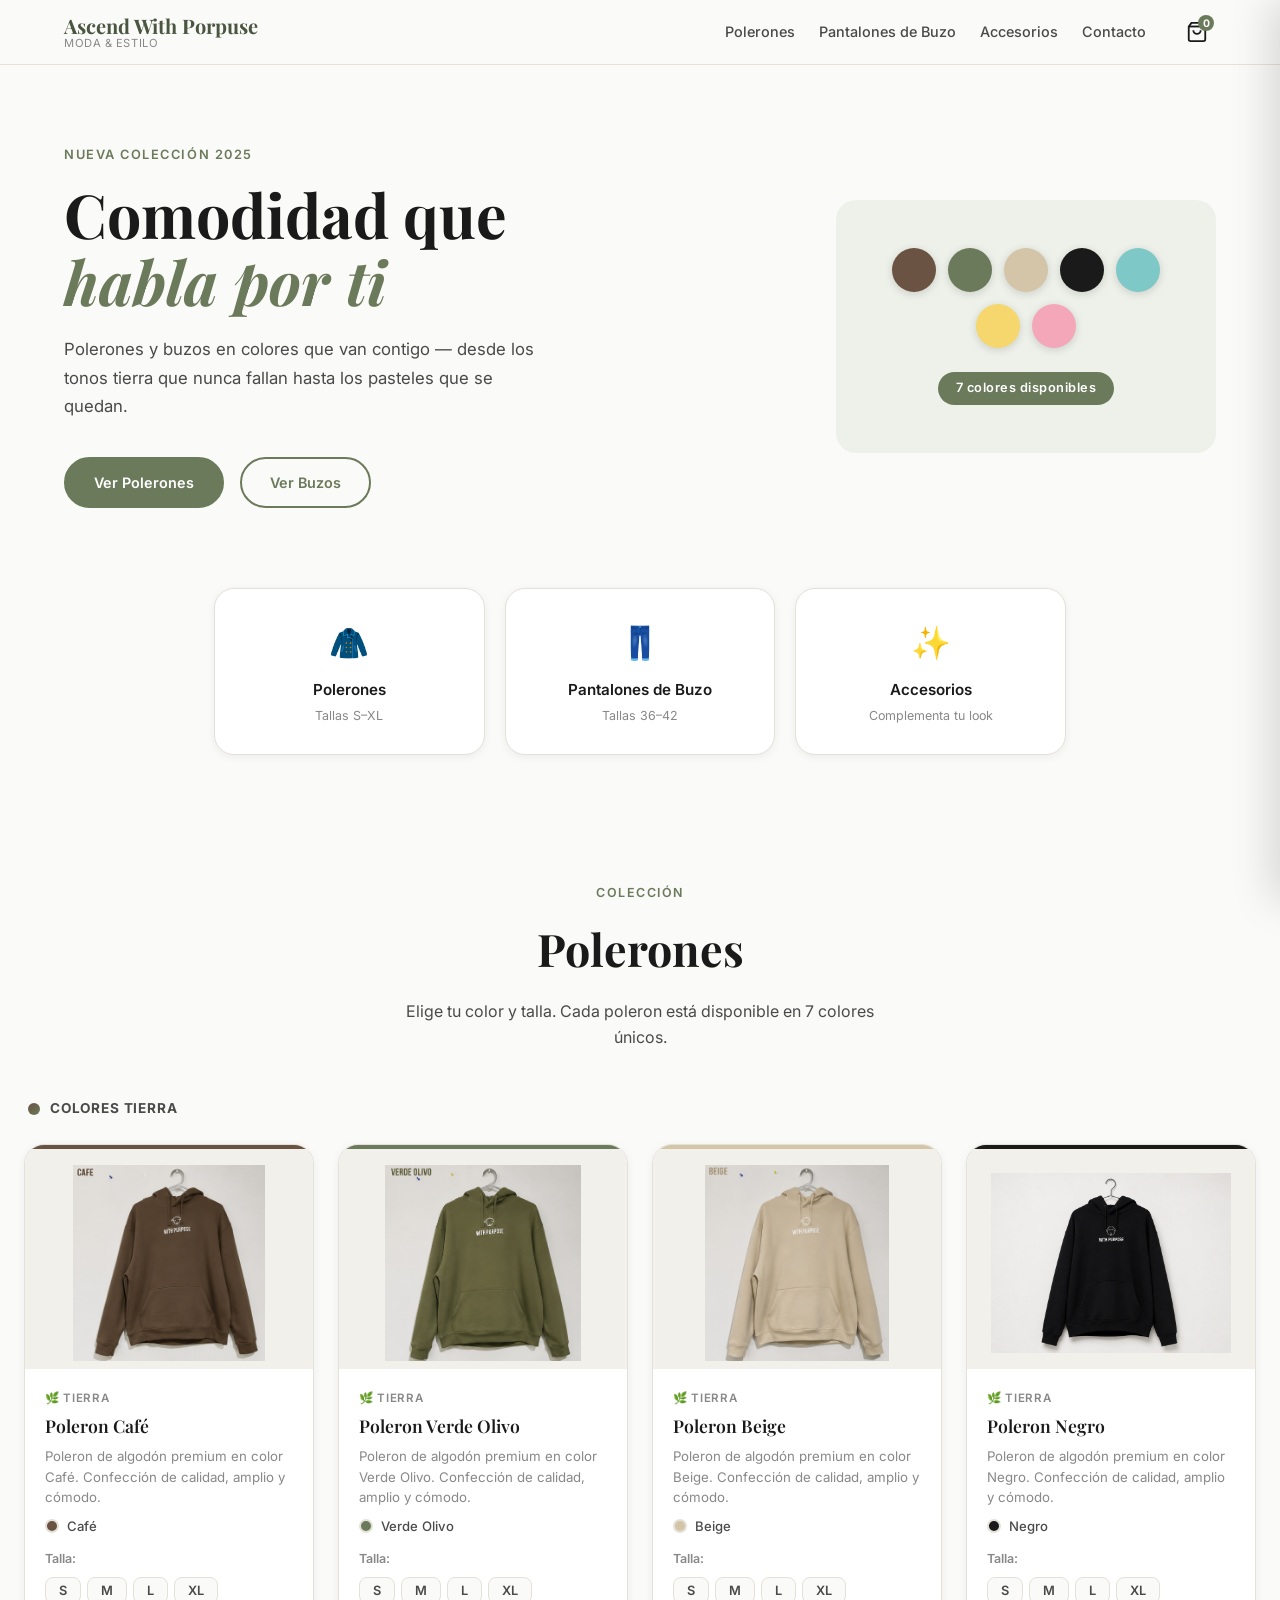
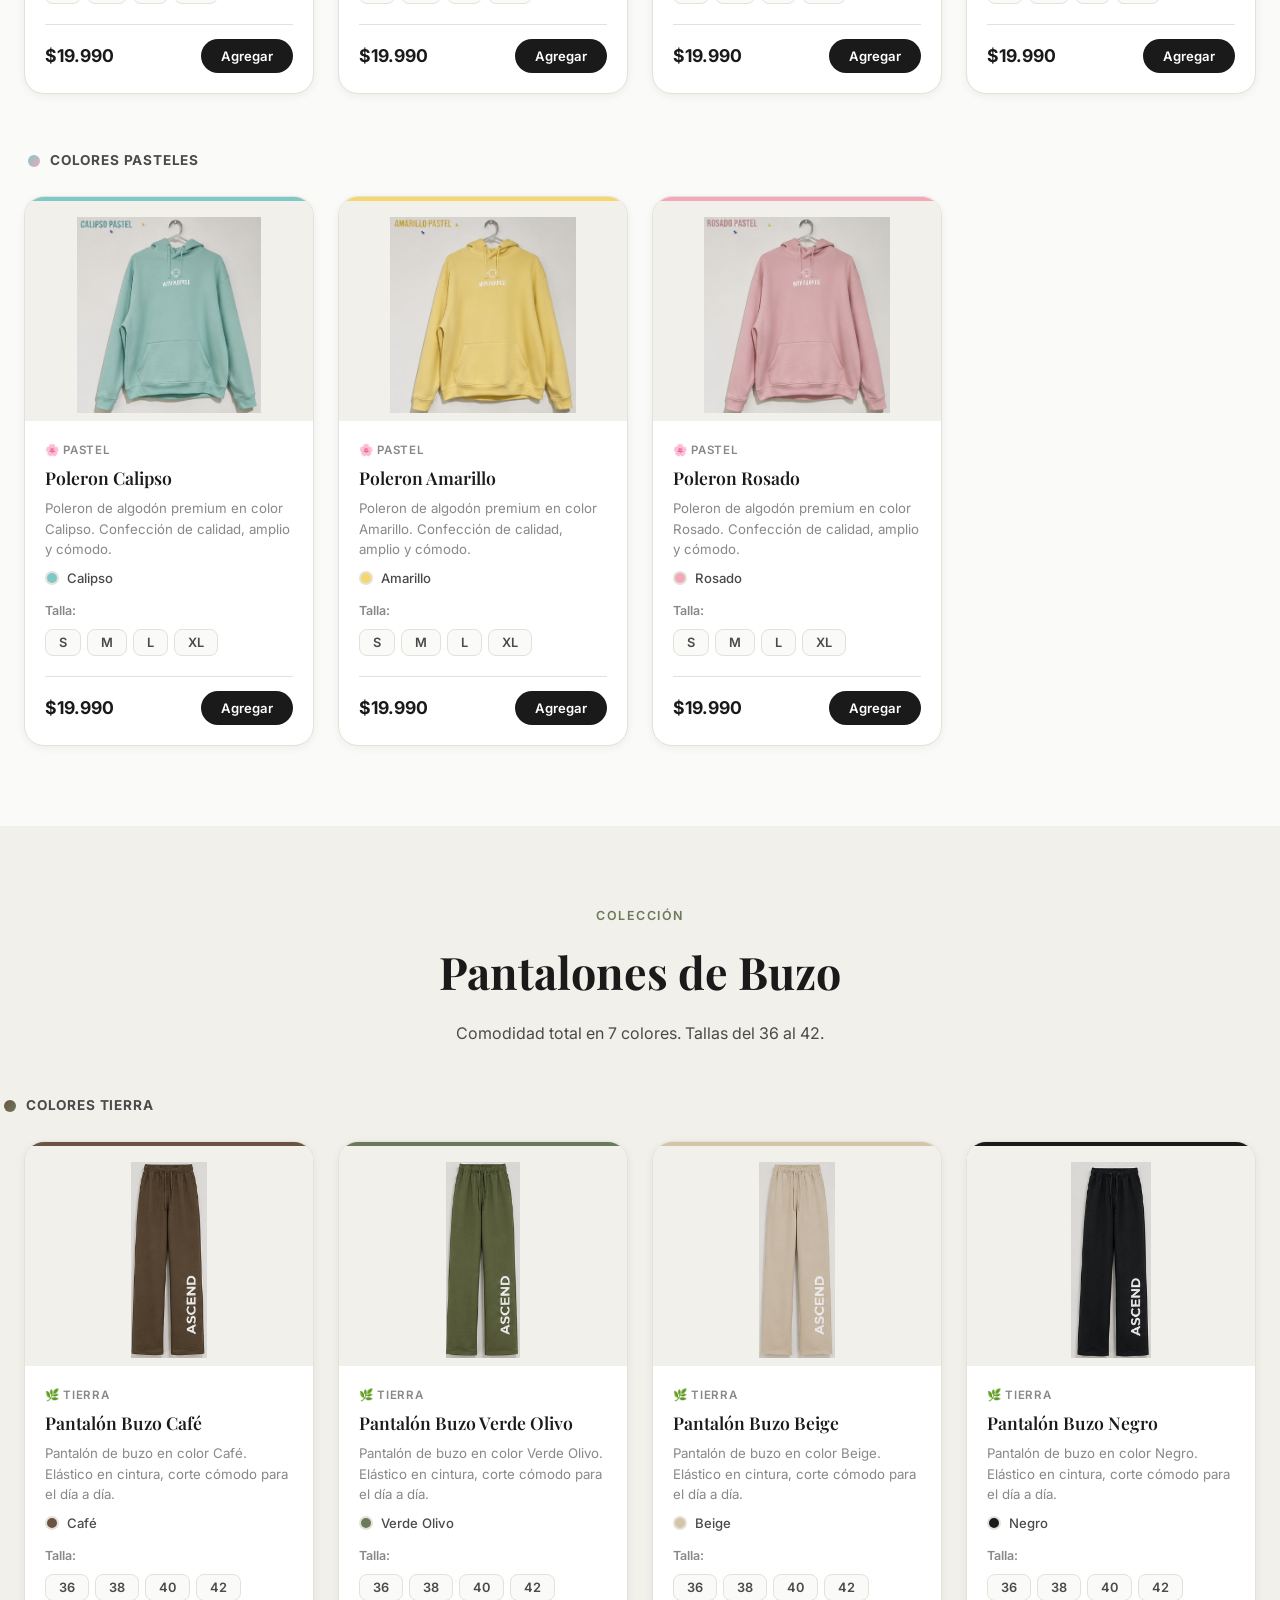
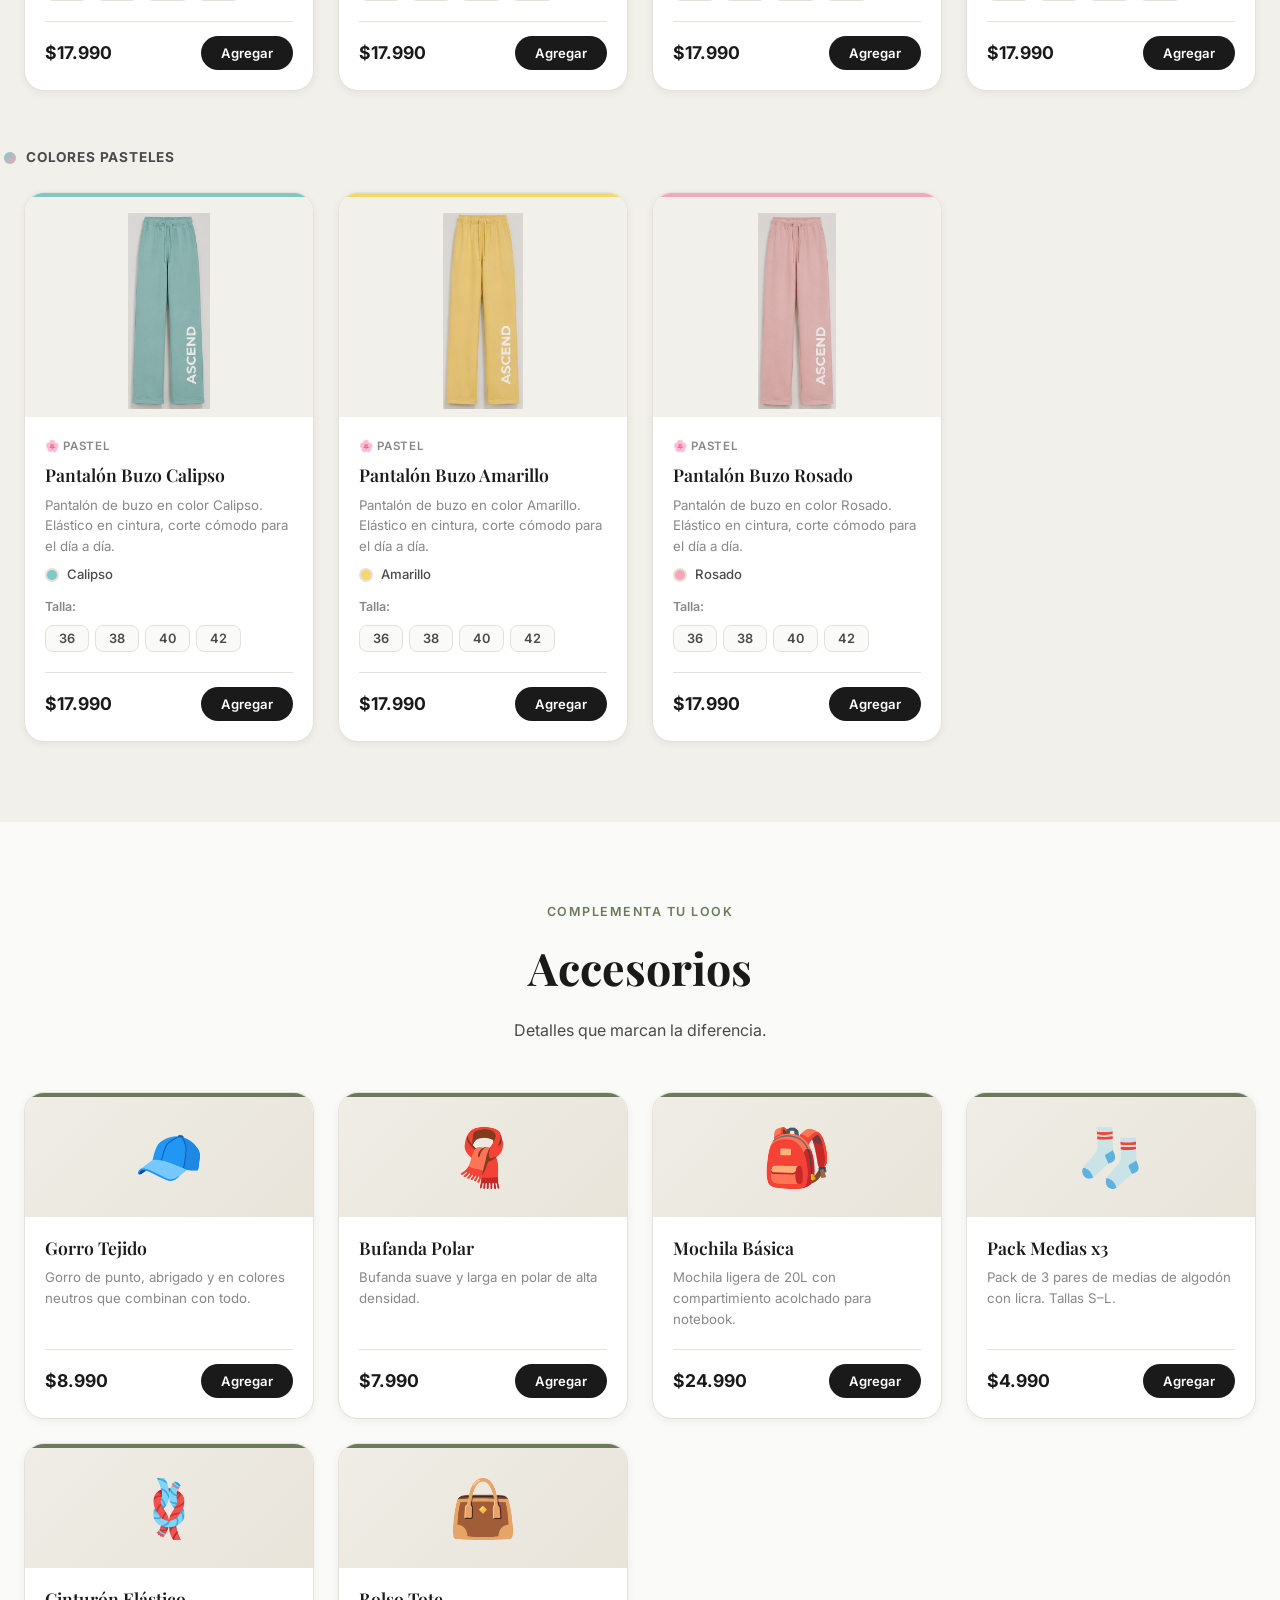
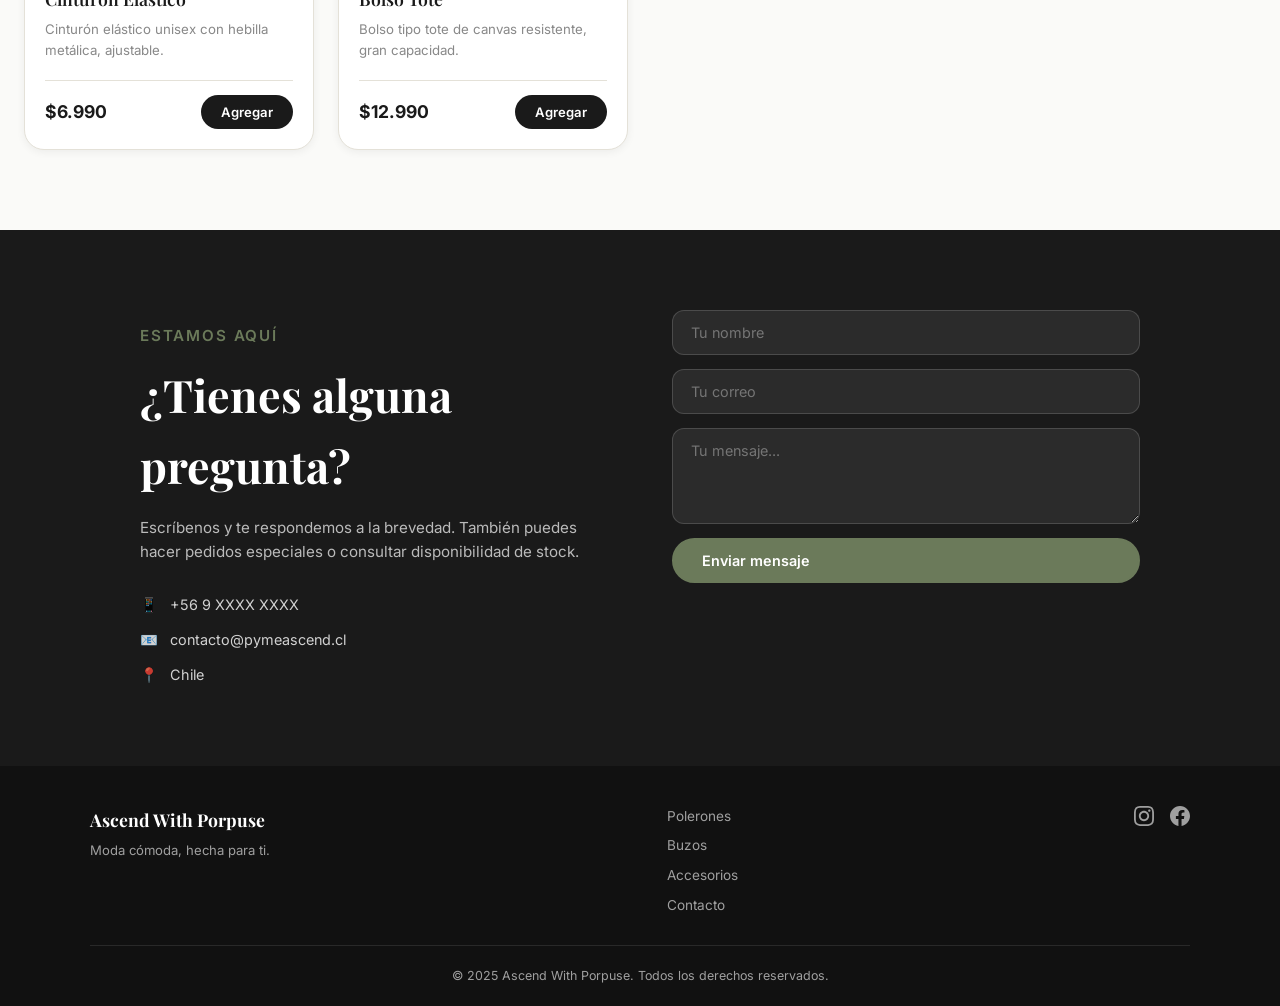
<file: index.html>
<!DOCTYPE html>
<html lang="es">
<head>
  <meta charset="UTF-8" />
  <meta name="viewport" content="width=device-width, initial-scale=1.0" />
  <title>Ascend With Porpuse – Ropa & Accesorios</title>
  <link rel="preconnect" href="https://fonts.googleapis.com" />
  <link rel="preconnect" href="https://fonts.gstatic.com" crossorigin />
  <link href="https://fonts.googleapis.com/css2?family=Playfair+Display:wght@400;600;700&family=Inter:wght@300;400;500;600&display=swap" rel="stylesheet" />
  <link rel="stylesheet" href="css/style.css" />
</head>
<body>

  <!-- NAVBAR -->
  <header class="navbar">
    <div class="nav-inner">
      <a href="index.html" class="brand">
        <span class="brand-main">Ascend With Porpuse</span>
        <span class="brand-sub">Moda & Estilo</span>
      </a>
      <nav class="nav-links">
        <a href="#polerones">Polerones</a>
        <a href="#buzos">Pantalones de Buzo</a>
        <a href="#accesorios">Accesorios</a>
        <a href="#contacto">Contacto</a>
      </nav>
      <button class="cart-btn" aria-label="Carrito">
        <svg width="22" height="22" fill="none" stroke="currentColor" stroke-width="2" viewBox="0 0 24 24"><path d="M6 2L3 6v14a2 2 0 002 2h14a2 2 0 002-2V6l-3-4z"/><line x1="3" y1="6" x2="21" y2="6"/><path d="M16 10a4 4 0 01-8 0"/></svg>
        <span class="cart-count">0</span>
      </button>
      <button class="hamburger" aria-label="Menú" onclick="toggleMenu()">
        <span></span><span></span><span></span>
      </button>
    </div>
  </header>

  <!-- HERO -->
  <section class="hero">
    <div class="hero-content">
      <p class="hero-eyebrow">Nueva Colección 2025</p>
      <h1 class="hero-title">Comodidad que<br><em>habla por ti</em></h1>
      <p class="hero-desc">Polerones y buzos en colores que van contigo — desde los tonos tierra que nunca fallan hasta los pasteles que se quedan.</p>
      <div class="hero-cta">
        <a href="#polerones" class="btn-primary">Ver Polerones</a>
        <a href="#buzos" class="btn-outline">Ver Buzos</a>
      </div>
    </div>
    <div class="hero-visual">
      <div class="color-orbs">
        <span class="orb" style="background:#6B5344;"></span>
        <span class="orb" style="background:#6B7A5A;"></span>
        <span class="orb" style="background:#D4C5A9;"></span>
        <span class="orb" style="background:#1A1A1A;"></span>
        <span class="orb" style="background:#7EC8C8;"></span>
        <span class="orb" style="background:#F5D76E;"></span>
        <span class="orb" style="background:#F4A7B9;"></span>
      </div>
      <div class="hero-badge">7 colores disponibles</div>
    </div>
  </section>

  <!-- CATEGORÍAS RÁPIDAS -->
  <section class="quick-cats">
    <a href="#polerones" class="qcat">
      <div class="qcat-icon">🧥</div>
      <strong>Polerones</strong>
      <span>Tallas S–XL</span>
    </a>
    <a href="#buzos" class="qcat">
      <div class="qcat-icon">👖</div>
      <strong>Pantalones de Buzo</strong>
      <span>Tallas 36–42</span>
    </a>
    <a href="#accesorios" class="qcat">
      <div class="qcat-icon">✨</div>
      <strong>Accesorios</strong>
      <span>Complementa tu look</span>
    </a>
  </section>

  <!-- POLERONES -->
  <section id="polerones" class="section">
    <div class="section-header">
      <p class="section-eyebrow">Colección</p>
      <h2 class="section-title">Polerones</h2>
      <p class="section-desc">Elige tu color y talla. Cada poleron está disponible en 7 colores únicos.</p>
    </div>

    <div class="color-group-label"><span class="dot tierra"></span> Colores Tierra</div>
    <div class="products-grid" id="grid-polerones-tierra"></div>

    <div class="color-group-label mt-section"><span class="dot pastel"></span> Colores Pasteles</div>
    <div class="products-grid" id="grid-polerones-pastel"></div>
  </section>

  <!-- PANTALONES DE BUZO -->
  <section id="buzos" class="section section-alt">
    <div class="section-header">
      <p class="section-eyebrow">Colección</p>
      <h2 class="section-title">Pantalones de Buzo</h2>
      <p class="section-desc">Comodidad total en 7 colores. Tallas del 36 al 42.</p>
    </div>

    <div class="color-group-label"><span class="dot tierra"></span> Colores Tierra</div>
    <div class="products-grid" id="grid-buzos-tierra"></div>

    <div class="color-group-label mt-section"><span class="dot pastel"></span> Colores Pasteles</div>
    <div class="products-grid" id="grid-buzos-pastel"></div>
  </section>

  <!-- ACCESORIOS -->
  <section id="accesorios" class="section">
    <div class="section-header">
      <p class="section-eyebrow">Complementa tu look</p>
      <h2 class="section-title">Accesorios</h2>
      <p class="section-desc">Detalles que marcan la diferencia.</p>
    </div>
    <div class="products-grid" id="grid-accesorios"></div>
  </section>

  <!-- CONTACTO -->
  <section id="contacto" class="section section-contact">
    <div class="contact-inner">
      <div class="contact-text">
        <p class="section-eyebrow">Estamos aquí</p>
        <h2 class="section-title">¿Tienes alguna pregunta?</h2>
        <p>Escríbenos y te respondemos a la brevedad. También puedes hacer pedidos especiales o consultar disponibilidad de stock.</p>
        <div class="contact-info">
          <div class="ci"><span>📱</span> +56 9 XXXX XXXX</div>
          <div class="ci"><span>📧</span> contacto@pymeascend.cl</div>
          <div class="ci"><span>📍</span> Chile</div>
        </div>
      </div>
      <form class="contact-form" onsubmit="handleForm(event)">
        <input type="text" placeholder="Tu nombre" required />
        <input type="email" placeholder="Tu correo" required />
        <textarea rows="4" placeholder="Tu mensaje..."></textarea>
        <button type="submit" class="btn-primary">Enviar mensaje</button>
      </form>
    </div>
  </section>

  <!-- FOOTER -->
  <footer class="footer">
    <div class="footer-inner">
      <div class="footer-brand">
        <span class="brand-main">Ascend With Porpuse</span>
        <p>Moda cómoda, hecha para ti.</p>
      </div>
      <div class="footer-links">
        <a href="#polerones">Polerones</a>
        <a href="#buzos">Buzos</a>
        <a href="#accesorios">Accesorios</a>
        <a href="#contacto">Contacto</a>
      </div>
      <div class="footer-social">
        <a href="#" aria-label="Instagram">
          <svg width="20" height="20" fill="currentColor" viewBox="0 0 24 24"><path d="M12 2.163c3.204 0 3.584.012 4.85.07 3.252.148 4.771 1.691 4.919 4.919.058 1.265.069 1.645.069 4.849 0 3.205-.012 3.584-.069 4.849-.149 3.225-1.664 4.771-4.919 4.919-1.266.058-1.644.07-4.85.07-3.204 0-3.584-.012-4.849-.07-3.26-.149-4.771-1.699-4.919-4.92-.058-1.265-.07-1.644-.07-4.849 0-3.204.013-3.583.07-4.849.149-3.227 1.664-4.771 4.919-4.919 1.266-.057 1.645-.069 4.849-.069zm0-2.163c-3.259 0-3.667.014-4.947.072-4.358.2-6.78 2.618-6.98 6.98-.059 1.281-.073 1.689-.073 4.948 0 3.259.014 3.668.072 4.948.2 4.358 2.618 6.78 6.98 6.98 1.281.058 1.689.072 4.948.072 3.259 0 3.668-.014 4.948-.072 4.354-.2 6.782-2.618 6.979-6.98.059-1.28.073-1.689.073-4.948 0-3.259-.014-3.667-.072-4.947-.196-4.354-2.617-6.78-6.979-6.98-1.281-.059-1.69-.073-4.949-.073zm0 5.838c-3.403 0-6.162 2.759-6.162 6.162s2.759 6.163 6.162 6.163 6.162-2.759 6.162-6.163c0-3.403-2.759-6.162-6.162-6.162zm0 10.162c-2.209 0-4-1.79-4-4 0-2.209 1.791-4 4-4s4 1.791 4 4c0 2.21-1.791 4-4 4zm6.406-11.845c-.796 0-1.441.645-1.441 1.44s.645 1.44 1.441 1.44c.795 0 1.439-.645 1.439-1.44s-.644-1.44-1.439-1.44z"/></svg>
        </a>
        <a href="#" aria-label="Facebook">
          <svg width="20" height="20" fill="currentColor" viewBox="0 0 24 24"><path d="M24 12.073c0-6.627-5.373-12-12-12s-12 5.373-12 12c0 5.99 4.388 10.954 10.125 11.854v-8.385H7.078v-3.47h3.047V9.43c0-3.007 1.792-4.669 4.533-4.669 1.312 0 2.686.235 2.686.235v2.953H15.83c-1.491 0-1.956.925-1.956 1.874v2.25h3.328l-.532 3.47h-2.796v8.385C19.612 23.027 24 18.062 24 12.073z"/></svg>
        </a>
      </div>
    </div>
    <div class="footer-bottom">© 2025 Ascend With Porpuse. Todos los derechos reservados.</div>
  </footer>

  <!-- CART MODAL -->
  <div class="cart-overlay" id="cartOverlay" onclick="closeCart()"></div>
  <aside class="cart-panel" id="cartPanel">
    <div class="cart-header">
      <h3>Tu Carrito</h3>
      <button onclick="closeCart()" aria-label="Cerrar">✕</button>
    </div>
    <div class="cart-items" id="cartItems">
      <p class="cart-empty">Tu carrito está vacío.</p>
    </div>
    <div class="cart-footer">
      <div class="cart-total">Total: <strong id="cartTotal">$0</strong></div>
      <button class="btn-primary" onclick="checkout()">Ir a pagar</button>
    </div>
  </aside>

  <!-- TOAST -->
  <div class="toast" id="toast"></div>

  <script src="js/data.js"></script>
  <script src="js/app.js"></script>
</body>
</html>
</file>
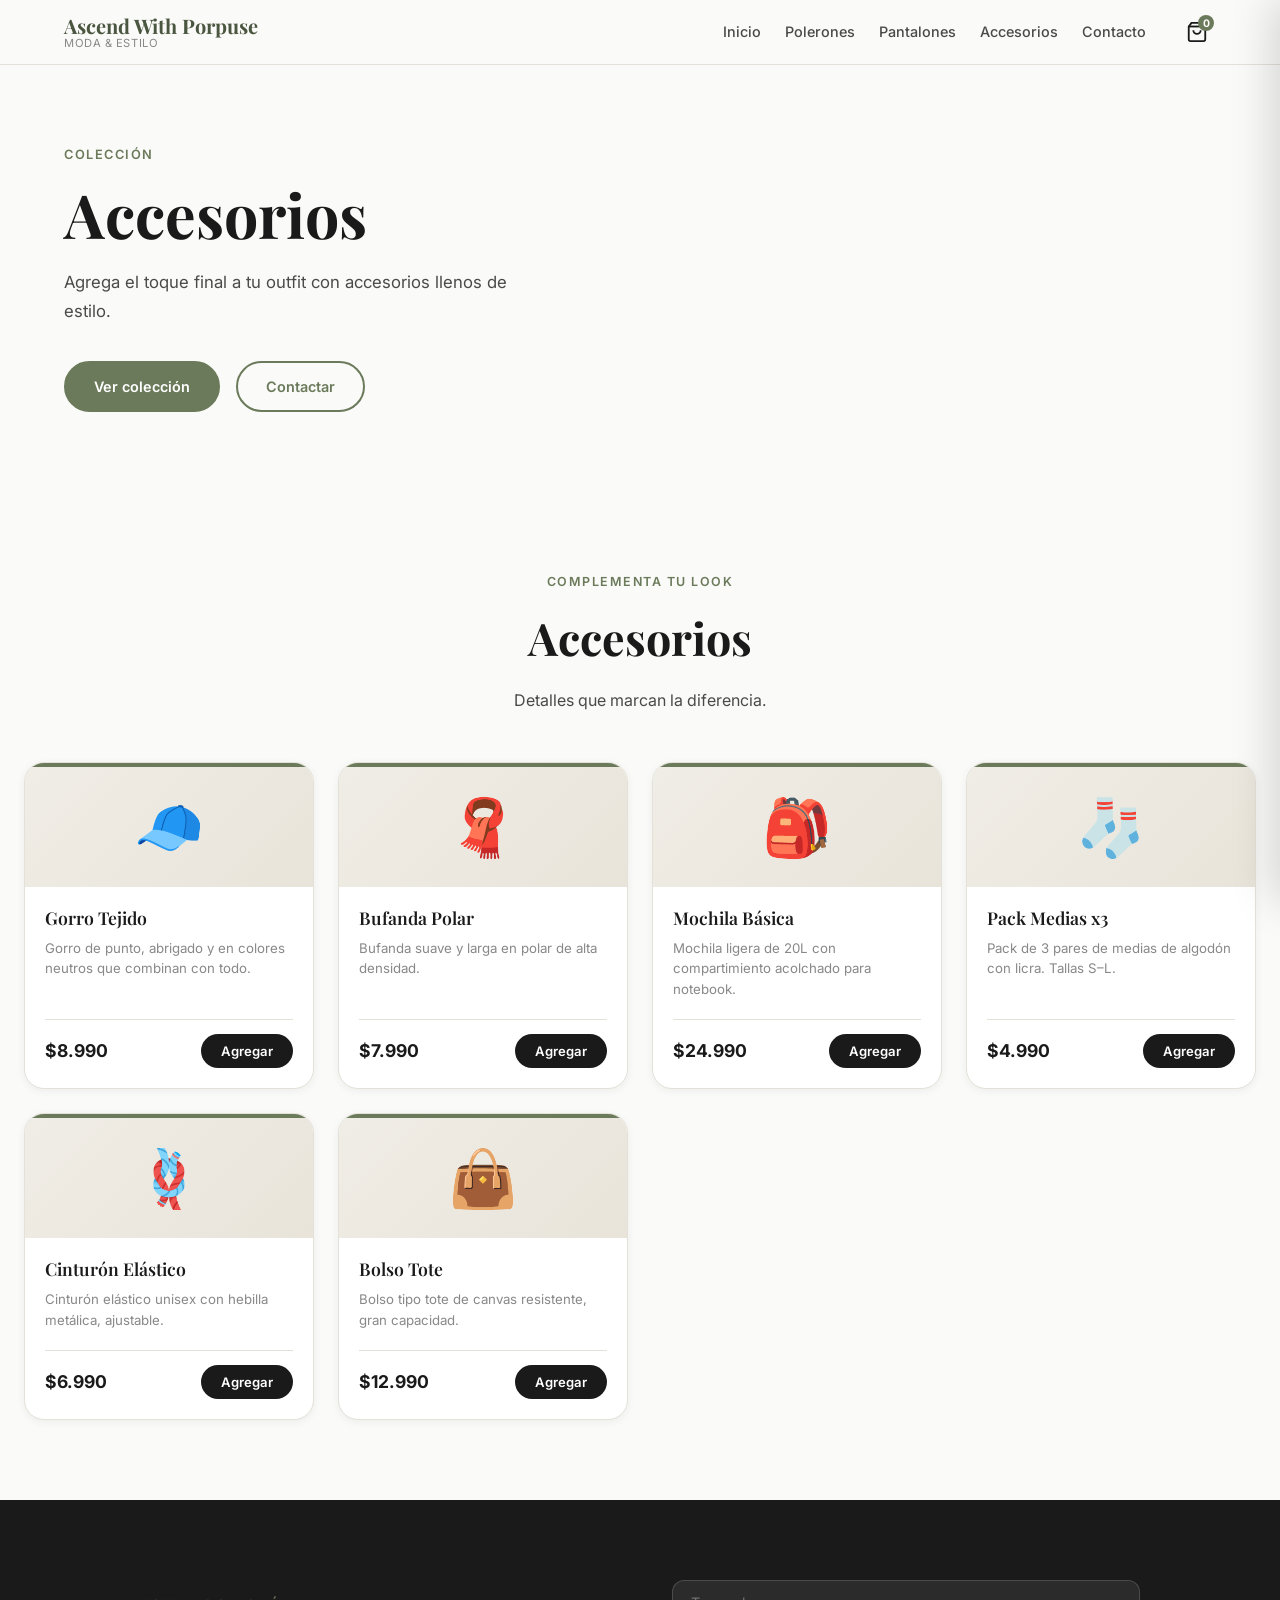
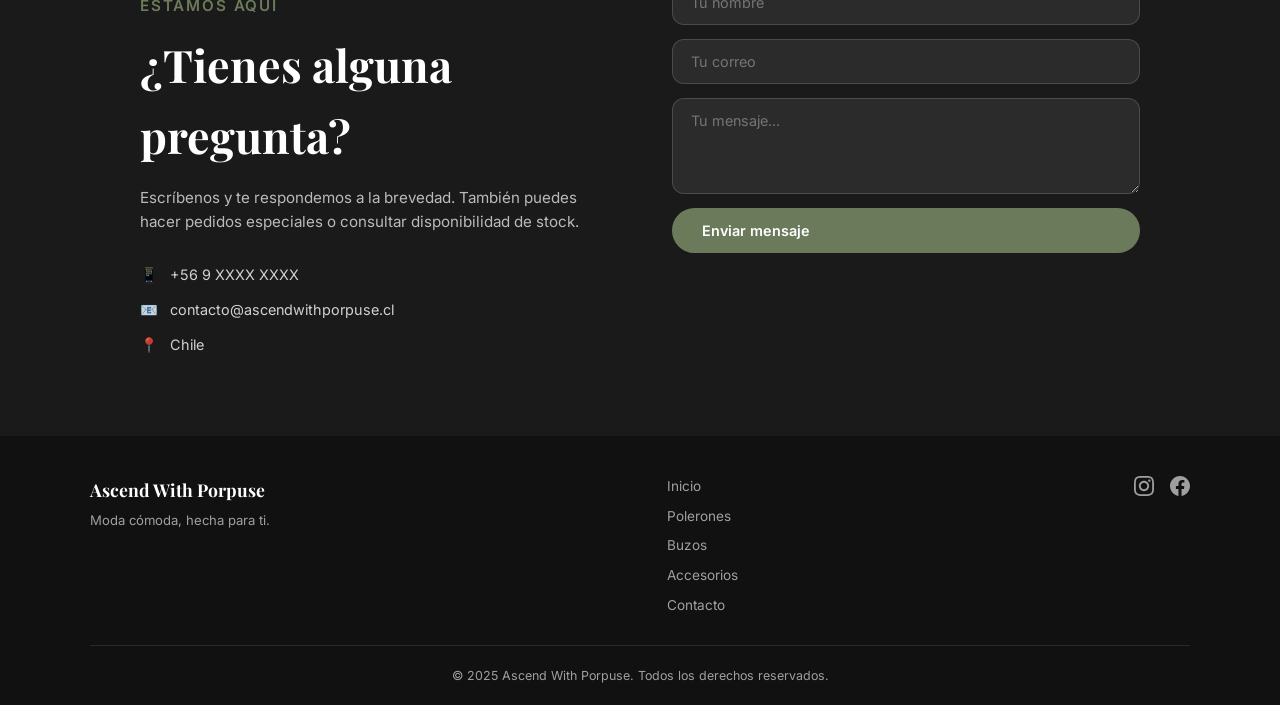
<file: accesorios.html>
<!DOCTYPE html>
<html lang="es">
<head>
  <meta charset="UTF-8" />
  <meta name="viewport" content="width=device-width, initial-scale=1.0" />
  <title>Ascend With Porpuse – Accesorios</title>
  <link rel="preconnect" href="https://fonts.googleapis.com" />
  <link rel="preconnect" href="https://fonts.gstatic.com" crossorigin />
  <link href="https://fonts.googleapis.com/css2?family=Playfair+Display:wght@400;600;700&family=Inter:wght@300;400;500;600&display=swap" rel="stylesheet" />
  <link rel="stylesheet" href="css/style.css" />
</head>
<body>
  <header class="navbar">
    <div class="nav-inner">
      <a href="index.html" class="brand">
        <span class="brand-main">Ascend With Porpuse</span>
        <span class="brand-sub">Moda & Estilo</span>
      </a>
      <nav class="nav-links">
        <a href="index.html">Inicio</a>
        <a href="polerones.html">Polerones</a>
        <a href="buzos.html">Pantalones</a>
        <a href="accesorios.html">Accesorios</a>
        <a href="#contacto">Contacto</a>
      </nav>
      <button class="cart-btn" aria-label="Carrito">
        <svg width="22" height="22" fill="none" stroke="currentColor" stroke-width="2" viewBox="0 0 24 24"><path d="M6 2L3 6v14a2 2 0 002 2h14a2 2 0 002-2V6l-3-4z"/><line x1="3" y1="6" x2="21" y2="6"/><path d="M16 10a4 4 0 01-8 0"/></svg>
        <span class="cart-count">0</span>
      </button>
      <button class="hamburger" aria-label="Menú" onclick="toggleMenu()">
        <span></span><span></span><span></span>
      </button>
    </div>
  </header>

  <section class="hero">
    <div class="hero-content">
      <p class="hero-eyebrow">Colección</p>
      <h1 class="hero-title">Accesorios</h1>
      <p class="hero-desc">Agrega el toque final a tu outfit con accesorios llenos de estilo.</p>
      <div class="hero-cta">
        <a href="#accesorios" class="btn-primary">Ver colección</a>
        <a href="#contacto" class="btn-outline">Contactar</a>
      </div>
    </div>
  </section>

  <section id="accesorios" class="section">
    <div class="section-header">
      <p class="section-eyebrow">Complementa tu look</p>
      <h2 class="section-title">Accesorios</h2>
      <p class="section-desc">Detalles que marcan la diferencia.</p>
    </div>
    <div class="products-grid" id="grid-accesorios"></div>
  </section>

  <section id="contacto" class="section section-contact">
    <div class="contact-inner">
      <div class="contact-text">
        <p class="section-eyebrow">Estamos aquí</p>
        <h2 class="section-title">¿Tienes alguna pregunta?</h2>
        <p>Escríbenos y te respondemos a la brevedad. También puedes hacer pedidos especiales o consultar disponibilidad de stock.</p>
        <div class="contact-info">
          <div class="ci"><span>📱</span> +56 9 XXXX XXXX</div>
          <div class="ci"><span>📧</span> contacto@ascendwithporpuse.cl</div>
          <div class="ci"><span>📍</span> Chile</div>
        </div>
      </div>
      <form class="contact-form" onsubmit="handleForm(event)">
        <input type="text" placeholder="Tu nombre" required />
        <input type="email" placeholder="Tu correo" required />
        <textarea rows="4" placeholder="Tu mensaje..."></textarea>
        <button type="submit" class="btn-primary">Enviar mensaje</button>
      </form>
    </div>
  </section>

  <footer class="footer">
    <div class="footer-inner">
      <div class="footer-brand">
        <span class="brand-main">Ascend With Porpuse</span>
        <p>Moda cómoda, hecha para ti.</p>
      </div>
      <div class="footer-links">
        <a href="index.html">Inicio</a>
        <a href="polerones.html">Polerones</a>
        <a href="buzos.html">Buzos</a>
        <a href="accesorios.html">Accesorios</a>
        <a href="#contacto">Contacto</a>
      </div>
      <div class="footer-social">
        <a href="#" aria-label="Instagram">
          <svg width="20" height="20" fill="currentColor" viewBox="0 0 24 24"><path d="M12 2.163c3.204 0 3.584.012 4.85.07 3.252.148 4.771 1.691 4.919 4.919.058 1.265.069 1.645.069 4.849 0 3.205-.012 3.584-.069 4.849-.149 3.225-1.664 4.771-4.919 4.919-1.266.058-1.644.07-4.85.07-3.204 0-3.584-.012-4.849-.07-3.26-.149-4.771-1.699-4.919-4.92-.058-1.265-.07-1.644-.07-4.849 0-3.204.013-3.583.07-4.849.149-3.227 1.664-4.771 4.919-4.919 1.266-.057 1.645-.069 4.849-.069zm0-2.163c-3.259 0-3.667.014-4.947.072-4.358.2-6.78 2.618-6.98 6.98-.059 1.281-.073 1.689-.073 4.948 0 3.259.014 3.668.072 4.948.2 4.358 2.618 6.78 6.98 6.98 1.281.058 1.689.072 4.948.072 3.259 0 3.668-.014 4.948-.072 4.354-.2 6.782-2.618 6.979-6.98.059-1.28.073-1.689.073-4.948 0-3.259-.014-3.667-.072-4.947-.196-4.354-2.617-6.78-6.979-6.98-1.281-.059-1.69-.073-4.949-.073zm0 5.838c-3.403 0-6.162 2.759-6.162 6.162s2.759 6.163 6.162 6.163 6.162-2.759 6.162-6.163c0-3.403-2.759-6.162-6.162-6.162zm0 10.162c-2.209 0-4-1.79-4-4 0-2.209 1.791-4 4-4s4 1.791 4 4c0 2.21-1.791 4-4 4zm6.406-11.845c-.796 0-1.441.645-1.441 1.44s.645 1.44 1.441 1.44c.795 0 1.439-.645 1.439-1.44s-.644-1.44-1.439-1.44z"/></svg>
        </a>
        <a href="#" aria-label="Facebook">
          <svg width="20" height="20" fill="currentColor" viewBox="0 0 24 24"><path d="M24 12.073c0-6.627-5.373-12-12-12s-12 5.373-12 12c0 5.99 4.388 10.954 10.125 11.854v-8.385H7.078v-3.47h3.047V9.43c0-3.007 1.792-4.669 4.533-4.669 1.312 0 2.686.235 2.686.235v2.953H15.83c-1.491 0-1.956.925-1.956 1.874v2.25h3.328l-.532 3.47h-2.796v8.385C19.612 23.027 24 18.062 24 12.073z"/></svg>
        </a>
      </div>
    </div>
    <div class="footer-bottom">© 2025 Ascend With Porpuse. Todos los derechos reservados.</div>
  </footer>

  <div class="cart-overlay" id="cartOverlay" onclick="closeCart()"></div>
  <aside class="cart-panel" id="cartPanel">
    <div class="cart-header">
      <h3>Tu Carrito</h3>
      <button onclick="closeCart()" aria-label="Cerrar">✕</button>
    </div>
    <div class="cart-items" id="cartItems">
      <p class="cart-empty">Tu carrito está vacío.</p>
    </div>
    <div class="cart-footer">
      <div class="cart-total">Total: <strong id="cartTotal">$0</strong></div>
      <button class="btn-primary" onclick="checkout()">Ir a pagar</button>
    </div>
  </aside>
  <div class="toast" id="toast"></div>

  <script src="js/data.js"></script>
  <script src="js/app.js"></script>
</body>
</html>
</file>
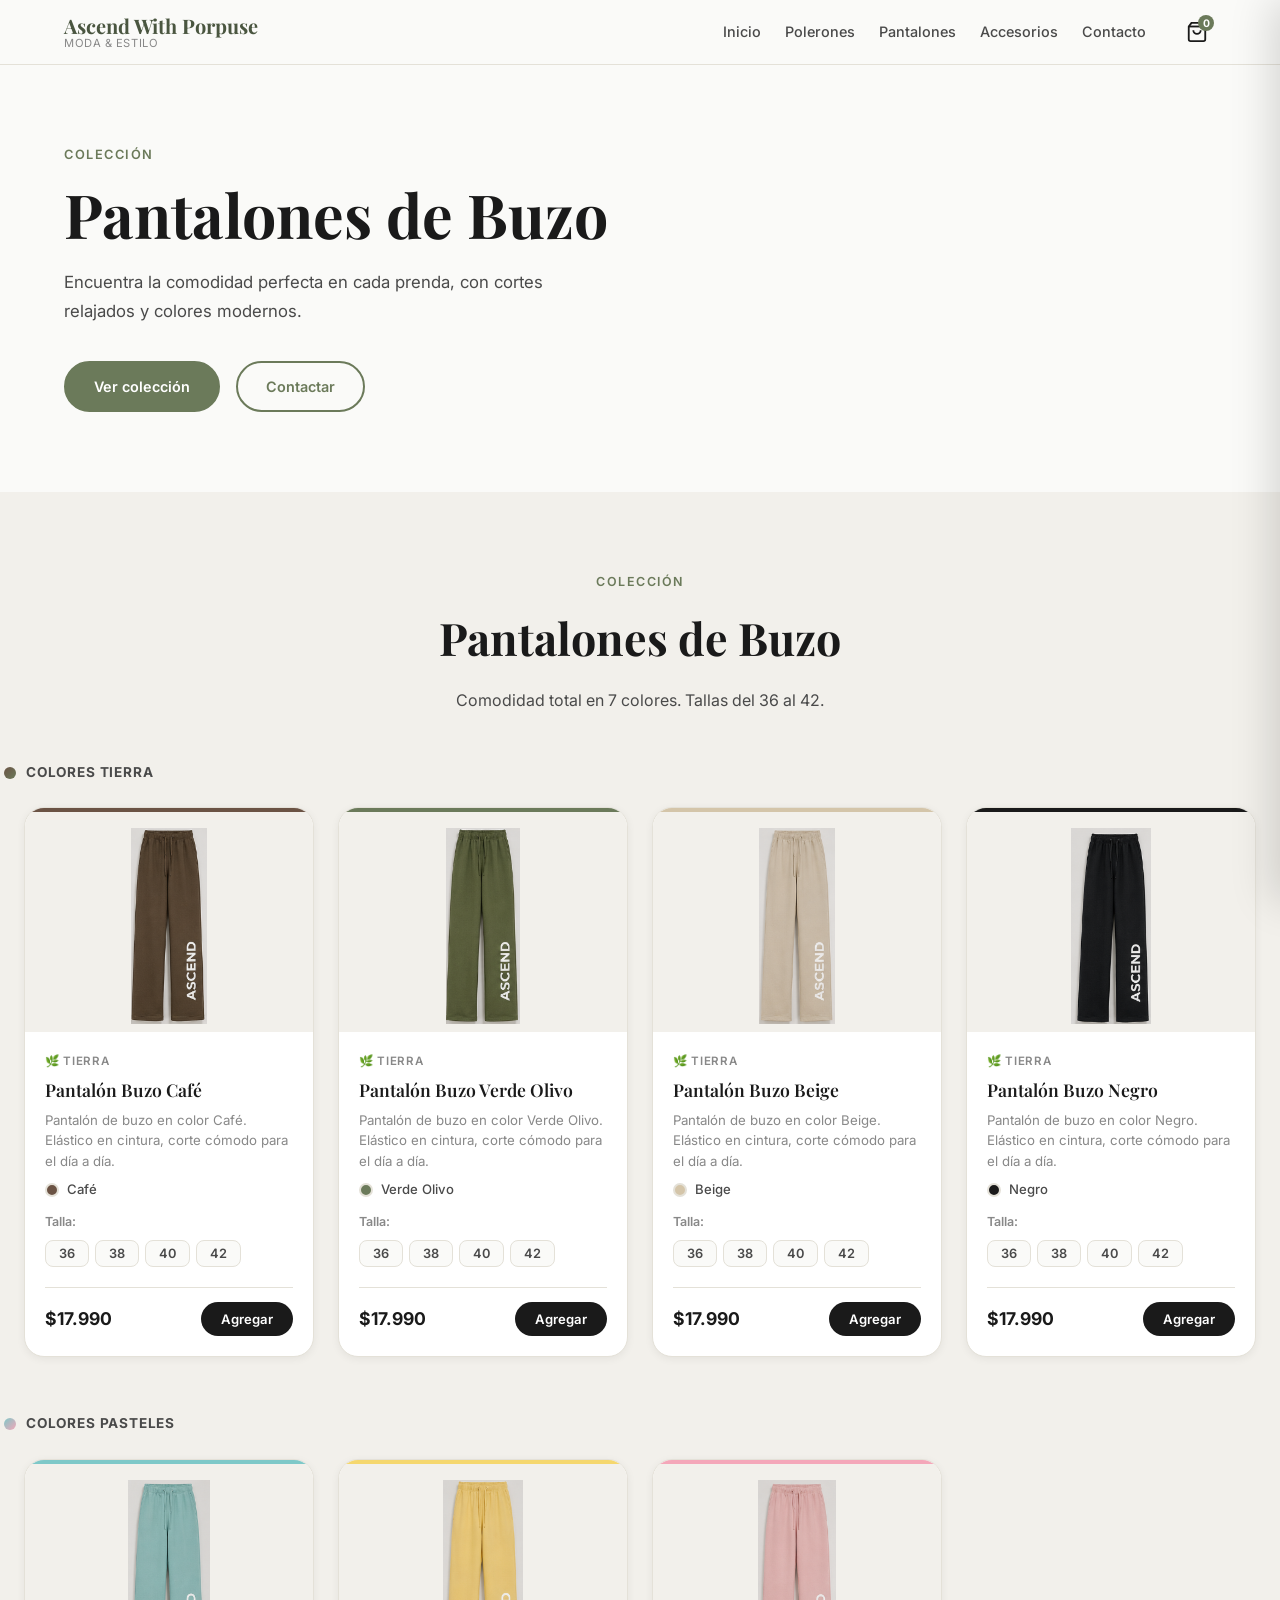
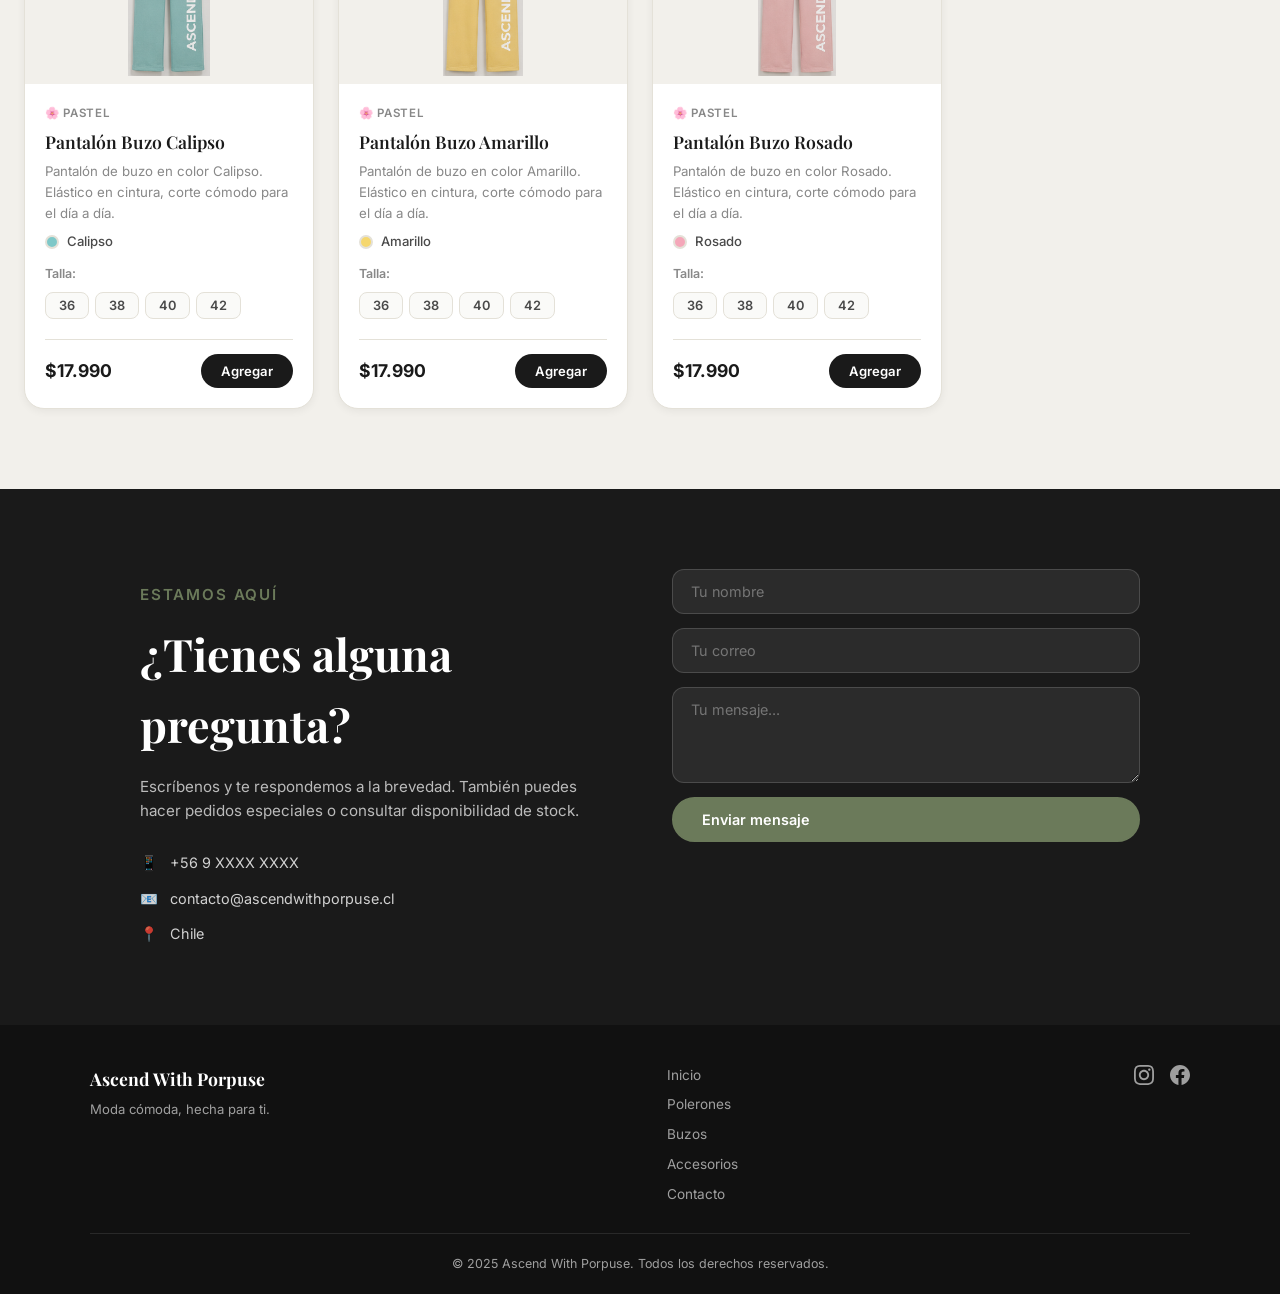
<file: buzos.html>
<!DOCTYPE html>
<html lang="es">
<head>
  <meta charset="UTF-8" />
  <meta name="viewport" content="width=device-width, initial-scale=1.0" />
  <title>Ascend With Porpuse – Pantalones de Buzo</title>
  <link rel="preconnect" href="https://fonts.googleapis.com" />
  <link rel="preconnect" href="https://fonts.gstatic.com" crossorigin />
  <link href="https://fonts.googleapis.com/css2?family=Playfair+Display:wght@400;600;700&family=Inter:wght@300;400;500;600&display=swap" rel="stylesheet" />
  <link rel="stylesheet" href="css/style.css" />
</head>
<body>
  <header class="navbar">
    <div class="nav-inner">
      <a href="index.html" class="brand">
        <span class="brand-main">Ascend With Porpuse</span>
        <span class="brand-sub">Moda & Estilo</span>
      </a>
      <nav class="nav-links">
        <a href="index.html">Inicio</a>
        <a href="polerones.html">Polerones</a>
        <a href="buzos.html">Pantalones</a>
        <a href="accesorios.html">Accesorios</a>
        <a href="#contacto">Contacto</a>
      </nav>
      <button class="cart-btn" aria-label="Carrito">
        <svg width="22" height="22" fill="none" stroke="currentColor" stroke-width="2" viewBox="0 0 24 24"><path d="M6 2L3 6v14a2 2 0 002 2h14a2 2 0 002-2V6l-3-4z"/><line x1="3" y1="6" x2="21" y2="6"/><path d="M16 10a4 4 0 01-8 0"/></svg>
        <span class="cart-count">0</span>
      </button>
      <button class="hamburger" aria-label="Menú" onclick="toggleMenu()">
        <span></span><span></span><span></span>
      </button>
    </div>
  </header>

  <section class="hero">
    <div class="hero-content">
      <p class="hero-eyebrow">Colección</p>
      <h1 class="hero-title">Pantalones de Buzo</h1>
      <p class="hero-desc">Encuentra la comodidad perfecta en cada prenda, con cortes relajados y colores modernos.</p>
      <div class="hero-cta">
        <a href="#buzos" class="btn-primary">Ver colección</a>
        <a href="#contacto" class="btn-outline">Contactar</a>
      </div>
    </div>
  </section>

  <section id="buzos" class="section section-alt">
    <div class="section-header">
      <p class="section-eyebrow">Colección</p>
      <h2 class="section-title">Pantalones de Buzo</h2>
      <p class="section-desc">Comodidad total en 7 colores. Tallas del 36 al 42.</p>
    </div>

    <div class="color-group-label"><span class="dot tierra"></span> Colores Tierra</div>
    <div class="products-grid" id="grid-buzos-tierra"></div>

    <div class="color-group-label mt-section"><span class="dot pastel"></span> Colores Pasteles</div>
    <div class="products-grid" id="grid-buzos-pastel"></div>
  </section>

  <section id="contacto" class="section section-contact">
    <div class="contact-inner">
      <div class="contact-text">
        <p class="section-eyebrow">Estamos aquí</p>
        <h2 class="section-title">¿Tienes alguna pregunta?</h2>
        <p>Escríbenos y te respondemos a la brevedad. También puedes hacer pedidos especiales o consultar disponibilidad de stock.</p>
        <div class="contact-info">
          <div class="ci"><span>📱</span> +56 9 XXXX XXXX</div>
          <div class="ci"><span>📧</span> contacto@ascendwithporpuse.cl</div>
          <div class="ci"><span>📍</span> Chile</div>
        </div>
      </div>
      <form class="contact-form" onsubmit="handleForm(event)">
        <input type="text" placeholder="Tu nombre" required />
        <input type="email" placeholder="Tu correo" required />
        <textarea rows="4" placeholder="Tu mensaje..."></textarea>
        <button type="submit" class="btn-primary">Enviar mensaje</button>
      </form>
    </div>
  </section>

  <footer class="footer">
    <div class="footer-inner">
      <div class="footer-brand">
        <span class="brand-main">Ascend With Porpuse</span>
        <p>Moda cómoda, hecha para ti.</p>
      </div>
      <div class="footer-links">
        <a href="index.html">Inicio</a>
        <a href="polerones.html">Polerones</a>
        <a href="buzos.html">Buzos</a>
        <a href="accesorios.html">Accesorios</a>
        <a href="#contacto">Contacto</a>
      </div>
      <div class="footer-social">
        <a href="#" aria-label="Instagram">
          <svg width="20" height="20" fill="currentColor" viewBox="0 0 24 24"><path d="M12 2.163c3.204 0 3.584.012 4.85.07 3.252.148 4.771 1.691 4.919 4.919.058 1.265.069 1.645.069 4.849 0 3.205-.012 3.584-.069 4.849-.149 3.225-1.664 4.771-4.919 4.919-1.266.058-1.644.07-4.85.07-3.204 0-3.584-.012-4.849-.07-3.26-.149-4.771-1.699-4.919-4.92-.058-1.265-.07-1.644-.07-4.849 0-3.204.013-3.583.07-4.849.149-3.227 1.664-4.771 4.919-4.919 1.266-.057 1.645-.069 4.849-.069zm0-2.163c-3.259 0-3.667.014-4.947.072-4.358.2-6.78 2.618-6.98 6.98-.059 1.281-.073 1.689-.073 4.948 0 3.259.014 3.668.072 4.948.2 4.358 2.618 6.78 6.98 6.98 1.281.058 1.689.072 4.948.072 3.259 0 3.668-.014 4.948-.072 4.354-.2 6.782-2.618 6.979-6.98.059-1.28.073-1.689.073-4.948 0-3.259-.014-3.667-.072-4.947-.196-4.354-2.617-6.78-6.979-6.98-1.281-.059-1.69-.073-4.949-.073zm0 5.838c-3.403 0-6.162 2.759-6.162 6.162s2.759 6.163 6.162 6.163 6.162-2.759 6.162-6.163c0-3.403-2.759-6.162-6.162-6.162zm0 10.162c-2.209 0-4-1.79-4-4 0-2.209 1.791-4 4-4s4 1.791 4 4c0 2.21-1.791 4-4 4zm6.406-11.845c-.796 0-1.441.645-1.441 1.44s.645 1.44 1.441 1.44c.795 0 1.439-.645 1.439-1.44s-.644-1.44-1.439-1.44z"/></svg>
        </a>
        <a href="#" aria-label="Facebook">
          <svg width="20" height="20" fill="currentColor" viewBox="0 0 24 24"><path d="M24 12.073c0-6.627-5.373-12-12-12s-12 5.373-12 12c0 5.99 4.388 10.954 10.125 11.854v-8.385H7.078v-3.47h3.047V9.43c0-3.007 1.792-4.669 4.533-4.669 1.312 0 2.686.235 2.686.235v2.953H15.83c-1.491 0-1.956.925-1.956 1.874v2.25h3.328l-.532 3.47h-2.796v8.385C19.612 23.027 24 18.062 24 12.073z"/></svg>
        </a>
      </div>
    </div>
    <div class="footer-bottom">© 2025 Ascend With Porpuse. Todos los derechos reservados.</div>
  </footer>

  <div class="cart-overlay" id="cartOverlay" onclick="closeCart()"></div>
  <aside class="cart-panel" id="cartPanel">
    <div class="cart-header">
      <h3>Tu Carrito</h3>
      <button onclick="closeCart()" aria-label="Cerrar">✕</button>
    </div>
    <div class="cart-items" id="cartItems">
      <p class="cart-empty">Tu carrito está vacío.</p>
    </div>
    <div class="cart-footer">
      <div class="cart-total">Total: <strong id="cartTotal">$0</strong></div>
      <button class="btn-primary" onclick="checkout()">Ir a pagar</button>
    </div>
  </aside>
  <div class="toast" id="toast"></div>

  <script src="js/data.js"></script>
  <script src="js/app.js"></script>
</body>
</html>
</file>
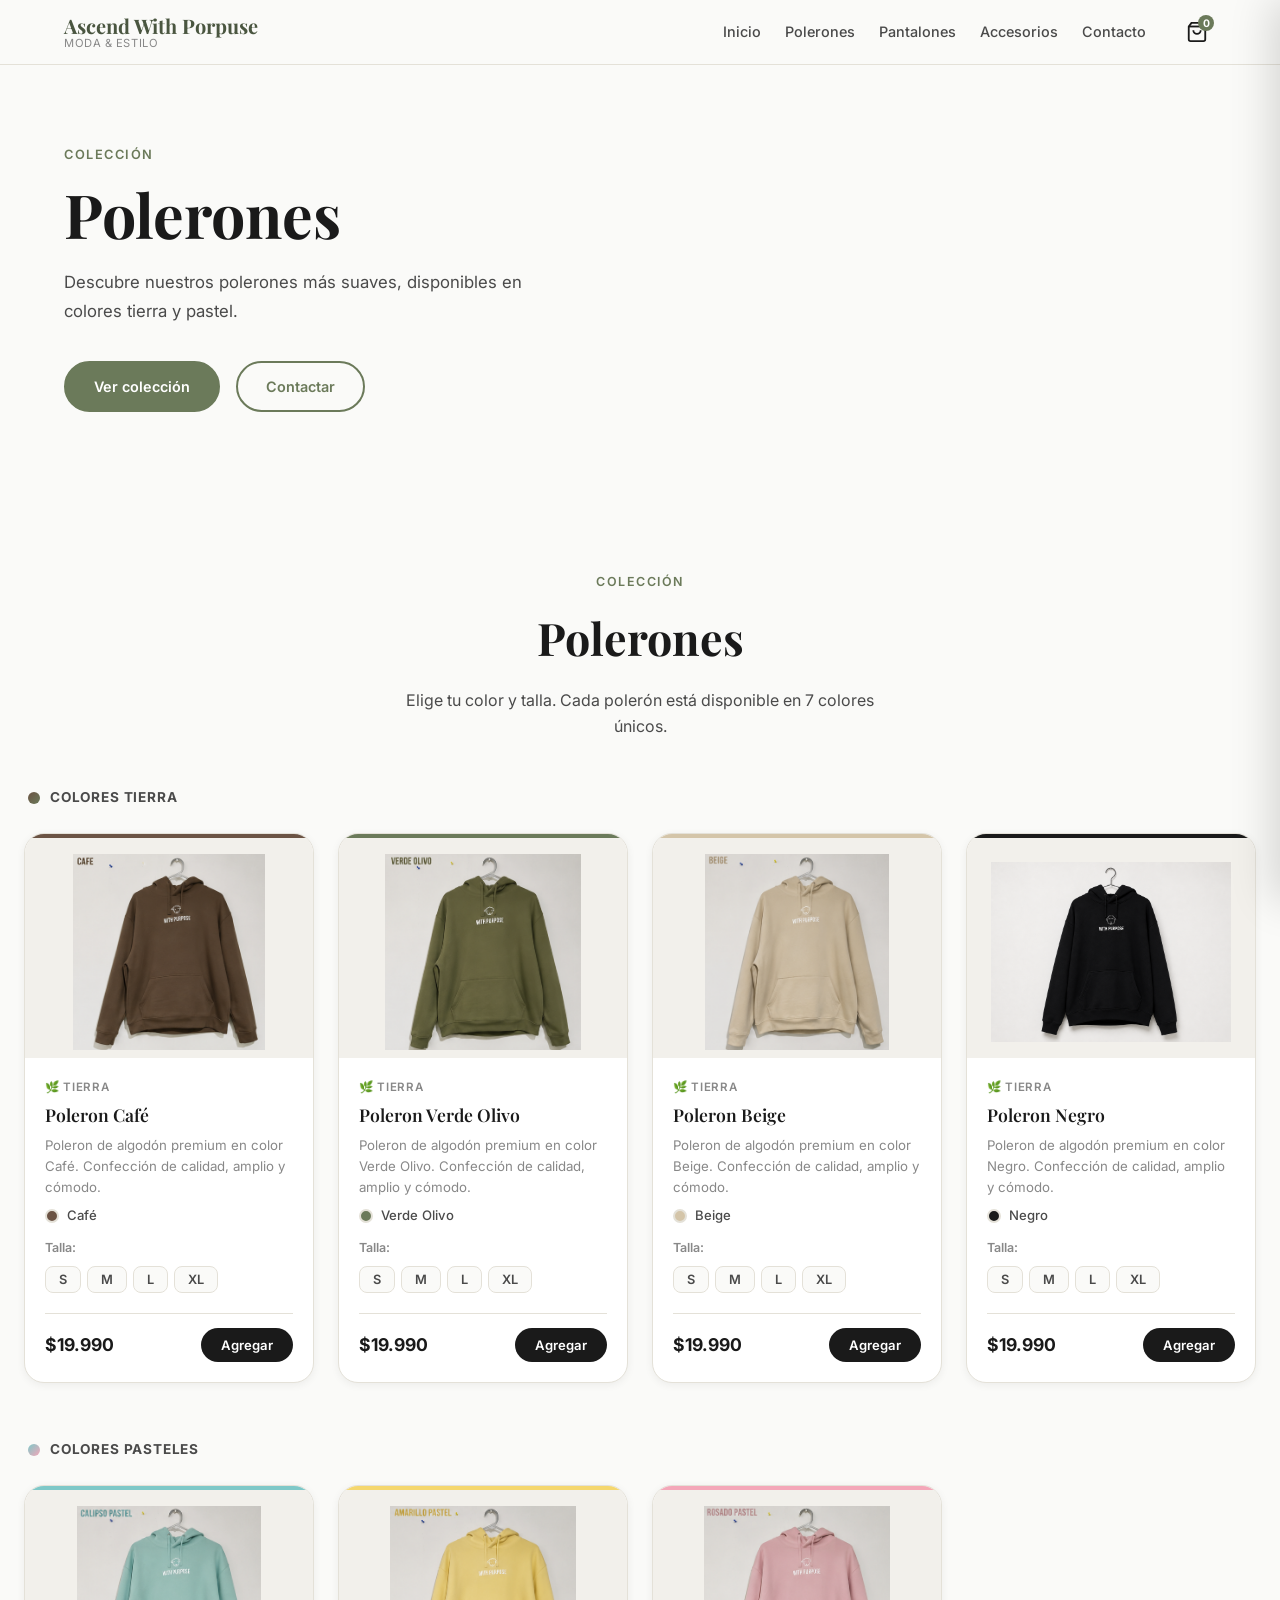
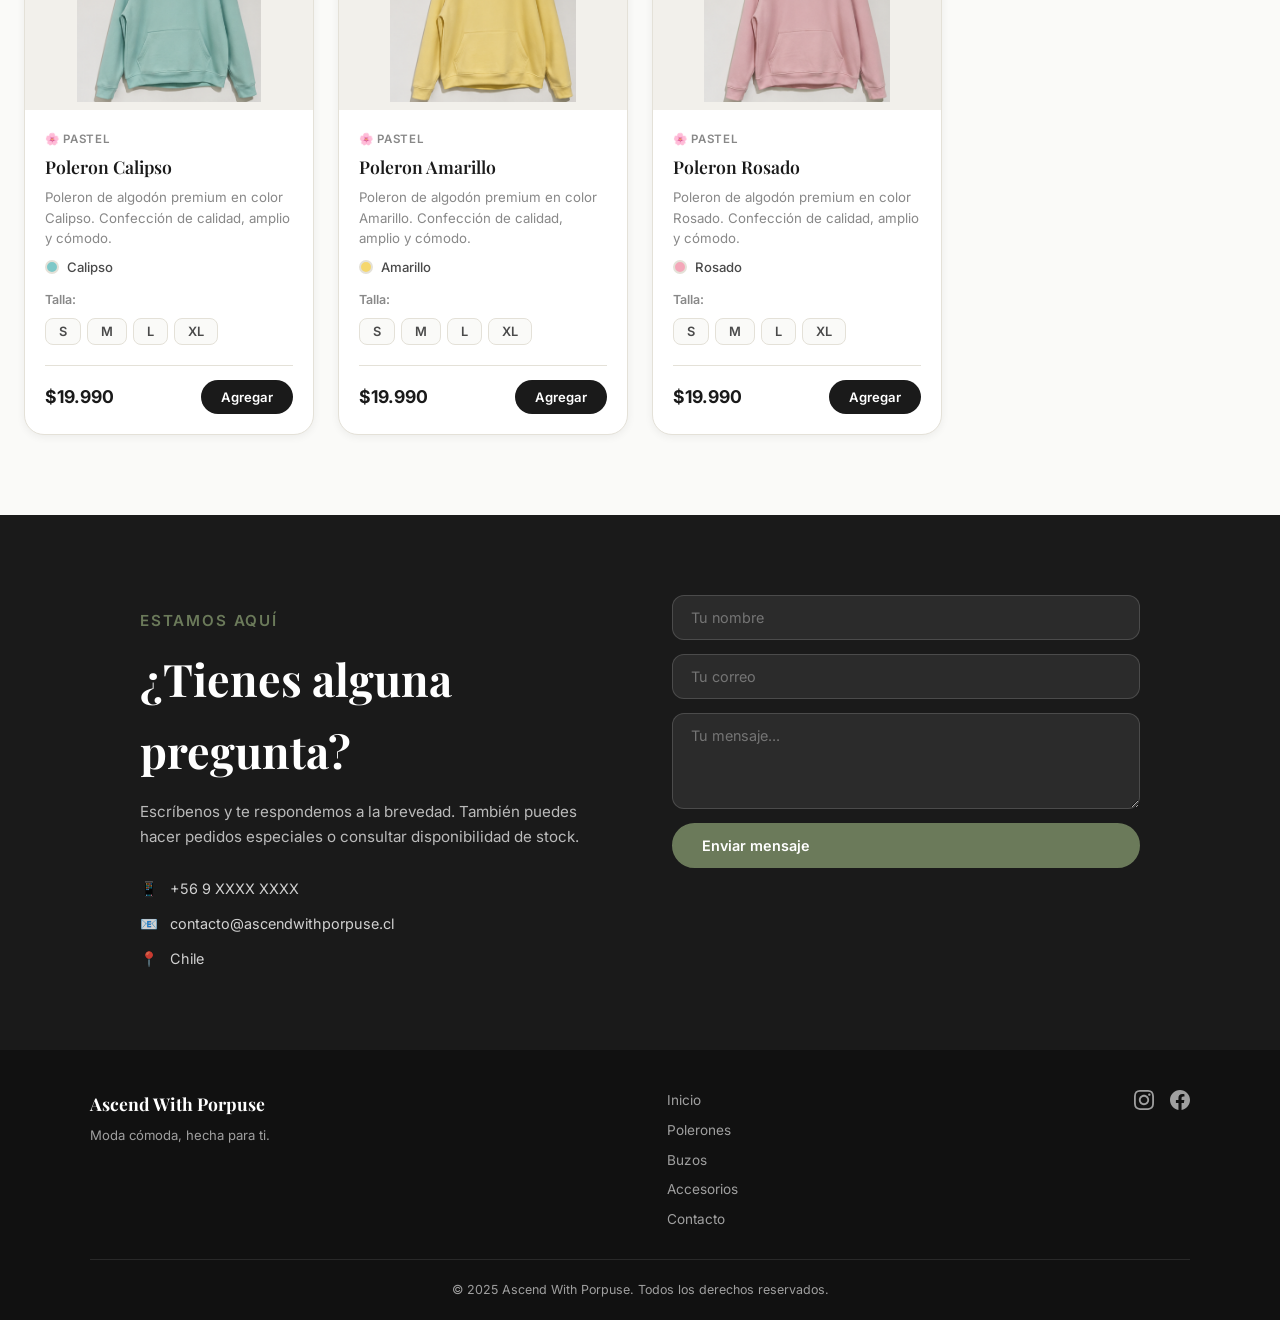
<file: polerones.html>
<!DOCTYPE html>
<html lang="es">
<head>
  <meta charset="UTF-8" />
  <meta name="viewport" content="width=device-width, initial-scale=1.0" />
  <title>Ascend With Porpuse – Polerones</title>
  <link rel="preconnect" href="https://fonts.googleapis.com" />
  <link rel="preconnect" href="https://fonts.gstatic.com" crossorigin />
  <link href="https://fonts.googleapis.com/css2?family=Playfair+Display:wght@400;600;700&family=Inter:wght@300;400;500;600&display=swap" rel="stylesheet" />
  <link rel="stylesheet" href="css/style.css" />
</head>
<body>
  <header class="navbar">
    <div class="nav-inner">
      <a href="index.html" class="brand">
        <span class="brand-main">Ascend With Porpuse</span>
        <span class="brand-sub">Moda & Estilo</span>
      </a>
      <nav class="nav-links">
        <a href="index.html">Inicio</a>
        <a href="polerones.html">Polerones</a>
        <a href="buzos.html">Pantalones</a>
        <a href="accesorios.html">Accesorios</a>
        <a href="#contacto">Contacto</a>
      </nav>
      <button class="cart-btn" aria-label="Carrito">
        <svg width="22" height="22" fill="none" stroke="currentColor" stroke-width="2" viewBox="0 0 24 24"><path d="M6 2L3 6v14a2 2 0 002 2h14a2 2 0 002-2V6l-3-4z"/><line x1="3" y1="6" x2="21" y2="6"/><path d="M16 10a4 4 0 01-8 0"/></svg>
        <span class="cart-count">0</span>
      </button>
      <button class="hamburger" aria-label="Menú" onclick="toggleMenu()">
        <span></span><span></span><span></span>
      </button>
    </div>
  </header>

  <section class="hero">
    <div class="hero-content">
      <p class="hero-eyebrow">Colección</p>
      <h1 class="hero-title">Polerones</h1>
      <p class="hero-desc">Descubre nuestros polerones más suaves, disponibles en colores tierra y pastel.</p>
      <div class="hero-cta">
        <a href="#polerones" class="btn-primary">Ver colección</a>
        <a href="#contacto" class="btn-outline">Contactar</a>
      </div>
    </div>
  </section>

  <section id="polerones" class="section">
    <div class="section-header">
      <p class="section-eyebrow">Colección</p>
      <h2 class="section-title">Polerones</h2>
      <p class="section-desc">Elige tu color y talla. Cada polerón está disponible en 7 colores únicos.</p>
    </div>

    <div class="color-group-label"><span class="dot tierra"></span> Colores Tierra</div>
    <div class="products-grid" id="grid-polerones-tierra"></div>

    <div class="color-group-label mt-section"><span class="dot pastel"></span> Colores Pasteles</div>
    <div class="products-grid" id="grid-polerones-pastel"></div>
  </section>

  <section id="contacto" class="section section-contact">
    <div class="contact-inner">
      <div class="contact-text">
        <p class="section-eyebrow">Estamos aquí</p>
        <h2 class="section-title">¿Tienes alguna pregunta?</h2>
        <p>Escríbenos y te respondemos a la brevedad. También puedes hacer pedidos especiales o consultar disponibilidad de stock.</p>
        <div class="contact-info">
          <div class="ci"><span>📱</span> +56 9 XXXX XXXX</div>
          <div class="ci"><span>📧</span> contacto@ascendwithporpuse.cl</div>
          <div class="ci"><span>📍</span> Chile</div>
        </div>
      </div>
      <form class="contact-form" onsubmit="handleForm(event)">
        <input type="text" placeholder="Tu nombre" required />
        <input type="email" placeholder="Tu correo" required />
        <textarea rows="4" placeholder="Tu mensaje..."></textarea>
        <button type="submit" class="btn-primary">Enviar mensaje</button>
      </form>
    </div>
  </section>

  <footer class="footer">
    <div class="footer-inner">
      <div class="footer-brand">
        <span class="brand-main">Ascend With Porpuse</span>
        <p>Moda cómoda, hecha para ti.</p>
      </div>
      <div class="footer-links">
        <a href="index.html">Inicio</a>
        <a href="polerones.html">Polerones</a>
        <a href="buzos.html">Buzos</a>
        <a href="accesorios.html">Accesorios</a>
        <a href="#contacto">Contacto</a>
      </div>
      <div class="footer-social">
        <a href="#" aria-label="Instagram">
          <svg width="20" height="20" fill="currentColor" viewBox="0 0 24 24"><path d="M12 2.163c3.204 0 3.584.012 4.85.07 3.252.148 4.771 1.691 4.919 4.919.058 1.265.069 1.645.069 4.849 0 3.205-.012 3.584-.069 4.849-.149 3.225-1.664 4.771-4.919 4.919-1.266.058-1.644.07-4.85.07-3.204 0-3.584-.012-4.849-.07-3.26-.149-4.771-1.699-4.919-4.92-.058-1.265-.07-1.644-.07-4.849 0-3.204.013-3.583.07-4.849.149-3.227 1.664-4.771 4.919-4.919 1.266-.057 1.645-.069 4.849-.069zm0-2.163c-3.259 0-3.667.014-4.947.072-4.358.2-6.78 2.618-6.98 6.98-.059 1.281-.073 1.689-.073 4.948 0 3.259.014 3.668.072 4.948.2 4.358 2.618 6.78 6.98 6.98 1.281.058 1.689.072 4.948.072 3.259 0 3.668-.014 4.948-.072 4.354-.2 6.782-2.618 6.979-6.98.059-1.28.073-1.689.073-4.948 0-3.259-.014-3.667-.072-4.947-.196-4.354-2.617-6.78-6.979-6.98-1.281-.059-1.69-.073-4.949-.073zm0 5.838c-3.403 0-6.162 2.759-6.162 6.162s2.759 6.163 6.162 6.163 6.162-2.759 6.162-6.163c0-3.403-2.759-6.162-6.162-6.162zm0 10.162c-2.209 0-4-1.79-4-4 0-2.209 1.791-4 4-4s4 1.791 4 4c0 2.21-1.791 4-4 4zm6.406-11.845c-.796 0-1.441.645-1.441 1.44s.645 1.44 1.441 1.44c.795 0 1.439-.645 1.439-1.44s-.644-1.44-1.439-1.44z"/></svg>
        </a>
        <a href="#" aria-label="Facebook">
          <svg width="20" height="20" fill="currentColor" viewBox="0 0 24 24"><path d="M24 12.073c0-6.627-5.373-12-12-12s-12 5.373-12 12c0 5.99 4.388 10.954 10.125 11.854v-8.385H7.078v-3.47h3.047V9.43c0-3.007 1.792-4.669 4.533-4.669 1.312 0 2.686.235 2.686.235v2.953H15.83c-1.491 0-1.956.925-1.956 1.874v2.25h3.328l-.532 3.47h-2.796v8.385C19.612 23.027 24 18.062 24 12.073z"/></svg>
        </a>
      </div>
    </div>
    <div class="footer-bottom">© 2025 Ascend With Porpuse. Todos los derechos reservados.</div>
  </footer>

  <div class="cart-overlay" id="cartOverlay" onclick="closeCart()"></div>
  <aside class="cart-panel" id="cartPanel">
    <div class="cart-header">
      <h3>Tu Carrito</h3>
      <button onclick="closeCart()" aria-label="Cerrar">✕</button>
    </div>
    <div class="cart-items" id="cartItems">
      <p class="cart-empty">Tu carrito está vacío.</p>
    </div>
    <div class="cart-footer">
      <div class="cart-total">Total: <strong id="cartTotal">$0</strong></div>
      <button class="btn-primary" onclick="checkout()">Ir a pagar</button>
    </div>
  </aside>
  <div class="toast" id="toast"></div>

  <script src="js/data.js"></script>
  <script src="js/app.js"></script>
</body>
</html>
</file>
<file: css/style.css>
/* ============================================================
   Ascend With Porpuse – Estilos
   ============================================================ */

/* -- Variables ------------------------------------------------ */
:root {
  --brand:        #6B7A5A;   /* verde olivo signature */
  --brand-dark:   #4A5640;
  --brand-light:  #EEF1E9;
  --ink:          #1A1A1A;
  --ink-2:        #4A4A4A;
  --ink-3:        #888;
  --bg:           #FAFAF8;
  --bg-alt:       #F2F0EB;
  --white:        #FFFFFF;
  --border:       #E4E1D8;
  --radius:       12px;
  --radius-lg:    20px;
  --shadow-sm:    0 2px 8px rgba(0,0,0,.06);
  --shadow-md:    0 8px 32px rgba(0,0,0,.10);
  --font-display: 'Playfair Display', Georgia, serif;
  --font-body:    'Inter', system-ui, sans-serif;
  --transition:   0.2s ease;
  
  /* colores tierra */
  --cafe:   #6B5344;
  --olivo:  #6B7A5A;
  --beige:  #D4C5A9;
  --negro:  #1A1A1A;
  /* colores pastel */
  --calipso:  #7EC8C8;
  --amarillo: #F5D76E;
  --rosado:   #F4A7B9;
}

/* -- Reset ---------------------------------------------------- */
*, *::before, *::after { box-sizing: border-box; margin: 0; padding: 0; }
html { scroll-behavior: smooth; }
body {
  font-family: var(--font-body);
  background: var(--bg);
  color: var(--ink);
  font-size: 16px;
  line-height: 1.6;
}
a { color: inherit; text-decoration: none; }
img { max-width: 100%; display: block; }
button { cursor: pointer; border: none; background: none; font-family: inherit; }

/* -- Navbar --------------------------------------------------- */
.navbar {
  position: sticky;
  top: 0;
  z-index: 100;
  background: rgba(250,250,248,.92);
  backdrop-filter: blur(12px);
  border-bottom: 1px solid var(--border);
}
.nav-inner {
  max-width: 1200px;
  margin: 0 auto;
  padding: 0 24px;
  height: 64px;
  display: flex;
  align-items: center;
  gap: 32px;
}
.brand {
  display: flex;
  flex-direction: column;
  line-height: 1.1;
  flex-shrink: 0;
}
.brand-main {
  font-family: var(--font-display);
  font-size: 1.25rem;
  font-weight: 700;
  color: var(--brand-dark);
}
.brand-sub {
  font-size: 0.7rem;
  color: var(--ink-3);
  letter-spacing: .05em;
  text-transform: uppercase;
}
.nav-links {
  display: flex;
  gap: 24px;
  margin-left: auto;
}
.nav-links a {
  font-size: 0.9rem;
  font-weight: 500;
  color: var(--ink-2);
  transition: color var(--transition);
}
.nav-links a:hover { color: var(--brand); }
.cart-btn {
  position: relative;
  display: flex;
  align-items: center;
  color: var(--ink);
  padding: 8px;
  border-radius: 50%;
  transition: background var(--transition);
}
.cart-btn:hover { background: var(--brand-light); }
.cart-count {
  position: absolute;
  top: 2px; right: 2px;
  background: var(--brand);
  color: #fff;
  font-size: 0.65rem;
  font-weight: 700;
  width: 16px; height: 16px;
  border-radius: 50%;
  display: flex; align-items: center; justify-content: center;
}
.hamburger {
  display: none;
  flex-direction: column;
  gap: 5px;
  padding: 8px;
}
.hamburger span {
  display: block;
  width: 22px; height: 2px;
  background: var(--ink);
  border-radius: 2px;
}

/* -- Hero ----------------------------------------------------- */
.hero {
  max-width: 1200px;
  margin: 0 auto;
  padding: 80px 24px 80px;
  display: grid;
  grid-template-columns: 1fr 380px;
  gap: 60px;
  align-items: center;
}
.hero-eyebrow {
  font-size: 0.8rem;
  font-weight: 600;
  letter-spacing: .12em;
  text-transform: uppercase;
  color: var(--brand);
  margin-bottom: 16px;
}
.hero-title {
  font-family: var(--font-display);
  font-size: clamp(2.4rem, 5vw, 3.8rem);
  font-weight: 700;
  line-height: 1.1;
  color: var(--ink);
  margin-bottom: 20px;
}
.hero-title em {
  font-style: italic;
  color: var(--brand);
}
.hero-desc {
  font-size: 1.05rem;
  color: var(--ink-2);
  max-width: 480px;
  margin-bottom: 36px;
  line-height: 1.7;
}
.hero-cta { display: flex; gap: 16px; flex-wrap: wrap; }
.hero-visual {
  background: var(--brand-light);
  border-radius: var(--radius-lg);
  padding: 48px 32px;
  text-align: center;
  position: relative;
}
.color-orbs {
  display: flex;
  flex-wrap: wrap;
  gap: 12px;
  justify-content: center;
  margin-bottom: 24px;
}
.orb {
  width: 44px; height: 44px;
  border-radius: 50%;
  display: block;
  box-shadow: 0 2px 8px rgba(0,0,0,.15);
  transition: transform 0.2s;
}
.orb:hover { transform: scale(1.15); }
.hero-badge {
  display: inline-block;
  background: var(--brand);
  color: #fff;
  font-size: 0.8rem;
  font-weight: 600;
  padding: 6px 18px;
  border-radius: 100px;
  letter-spacing: .04em;
}

/* -- Botones -------------------------------------------------- */
.btn-primary {
  display: inline-flex;
  align-items: center;
  gap: 8px;
  background: var(--brand);
  color: #fff;
  font-size: 0.9rem;
  font-weight: 600;
  padding: 12px 28px;
  border-radius: 100px;
  transition: background var(--transition), transform var(--transition);
  border: 2px solid var(--brand);
}
.btn-primary:hover {
  background: var(--brand-dark);
  border-color: var(--brand-dark);
  transform: translateY(-1px);
}
.btn-outline {
  display: inline-flex;
  align-items: center;
  background: transparent;
  color: var(--brand);
  font-size: 0.9rem;
  font-weight: 600;
  padding: 12px 28px;
  border-radius: 100px;
  border: 2px solid var(--brand);
  transition: all var(--transition);
}
.btn-outline:hover {
  background: var(--brand-light);
  transform: translateY(-1px);
}
.btn-add {
  background: var(--ink);
  color: #fff;
  font-size: 0.82rem;
  font-weight: 600;
  padding: 9px 20px;
  border-radius: 100px;
  transition: background var(--transition), transform var(--transition);
  white-space: nowrap;
  flex-shrink: 0;
}
.btn-add:hover {
  background: var(--brand);
  transform: translateY(-1px);
}

/* -- Categorías rápidas --------------------------------------- */
.quick-cats {
  max-width: 900px;
  margin: 0 auto 48px;
  padding: 0 24px;
  display: grid;
  grid-template-columns: repeat(3, 1fr);
  gap: 20px;
}
.qcat {
  display: flex;
  flex-direction: column;
  align-items: center;
  padding: 28px 16px;
  background: var(--white);
  border: 1px solid var(--border);
  border-radius: var(--radius-lg);
  text-align: center;
  transition: all var(--transition);
  box-shadow: var(--shadow-sm);
}
.qcat:hover {
  border-color: var(--brand);
  box-shadow: 0 4px 20px rgba(107,122,90,.15);
  transform: translateY(-2px);
}
.qcat-icon { font-size: 2rem; margin-bottom: 10px; }
.qcat strong { font-size: 0.95rem; font-weight: 600; color: var(--ink); }
.qcat span { font-size: 0.78rem; color: var(--ink-3); margin-top: 4px; }

/* -- Secciones ------------------------------------------------ */
.section {
  padding: 80px 24px;
  max-width: 1300px;
  margin: 0 auto;
}
.section-alt {
  background: var(--bg-alt);
  max-width: 100%;
  padding: 80px 0;
}
.section-alt > * { max-width: 1300px; margin-left: auto; margin-right: auto; padding-left: 24px; padding-right: 24px; }
.section-header {
  text-align: center;
  margin-bottom: 48px;
}
.section-eyebrow {
  font-size: 0.78rem;
  font-weight: 600;
  letter-spacing: .12em;
  text-transform: uppercase;
  color: var(--brand);
  margin-bottom: 10px;
}
.section-title {
  font-family: var(--font-display);
  font-size: clamp(2rem, 4vw, 2.8rem);
  font-weight: 700;
  color: var(--ink);
  margin-bottom: 14px;
}
.section-desc {
  font-size: 1rem;
  color: var(--ink-2);
  max-width: 520px;
  margin: 0 auto;
}
.color-group-label {
  display: flex;
  align-items: center;
  gap: 10px;
  font-size: 0.85rem;
  font-weight: 700;
  letter-spacing: .06em;
  text-transform: uppercase;
  color: var(--ink-2);
  margin-bottom: 24px;
  padding: 0 4px;
}
.dot {
  width: 12px; height: 12px;
  border-radius: 50%;
  display: inline-block;
}
.dot.tierra { background: linear-gradient(135deg, var(--cafe), var(--olivo)); }
.dot.pastel { background: linear-gradient(135deg, var(--calipso), var(--rosado)); }
.mt-section { margin-top: 56px; }

/* -- Grid de productos --------------------------------------- */
.products-grid {
  display: grid;
  grid-template-columns: repeat(auto-fill, minmax(260px, 1fr));
  gap: 24px;
}

/* -- Tarjeta de producto ------------------------------------- */
.product-card {
  background: var(--white);
  border: 1px solid var(--border);
  border-radius: var(--radius-lg);
  overflow: hidden;
  box-shadow: var(--shadow-sm);
  display: flex;
  flex-direction: column;
  transition: box-shadow var(--transition), transform var(--transition);
}
.product-card:hover {
  box-shadow: var(--shadow-md);
  transform: translateY(-3px);
}
.card-preview {
  padding: 0;
  display: flex;
  flex-direction: column;
  align-items: center;
  gap: 0;
  position: relative;
  background: var(--bg-alt);
  overflow: hidden;
}
.card-img {
  width: 100%;
  height: 220px;
  object-fit: contain;
  padding: 16px 24px 8px;
  display: block;
  transition: transform 0.3s ease;
}
.product-card:hover .card-img {
  transform: scale(1.04);
}
.card-emoji {
  font-size: 3.5rem;
  line-height: 1;
}
.color-chip {
  width: 28px; height: 28px;
  border-radius: 50%;
  border: 3px solid rgba(255,255,255,.7);
  box-shadow: 0 2px 8px rgba(0,0,0,.2);
  position: absolute;
  top: 16px; right: 16px;
}
.acc-preview {
  background: linear-gradient(135deg, #f0ede6 0%, #e8e4da 100%) !important;
  border-top: 4px solid var(--brand) !important;
  padding: 32px !important;
  min-height: 120px;
  justify-content: center;
}
.card-body {
  padding: 20px 20px 20px;
  display: flex;
  flex-direction: column;
  flex: 1;
  gap: 8px;
}
.card-grupo {
  font-size: 0.72rem;
  font-weight: 600;
  letter-spacing: .06em;
  text-transform: uppercase;
  color: var(--ink-3);
}
.card-name {
  font-family: var(--font-display);
  font-size: 1.1rem;
  font-weight: 600;
  color: var(--ink);
  line-height: 1.3;
}
.card-desc {
  font-size: 0.83rem;
  color: var(--ink-3);
  line-height: 1.55;
  flex: 1;
}
.card-color-row {
  display: flex;
  align-items: center;
  gap: 8px;
  font-size: 0.82rem;
  color: var(--ink-2);
  font-weight: 500;
}
.color-dot {
  width: 14px; height: 14px;
  border-radius: 50%;
  border: 2px solid var(--border);
  flex-shrink: 0;
}
.tallas-label {
  font-size: 0.78rem;
  font-weight: 600;
  color: var(--ink-3);
  margin-top: 4px;
}
.tallas-row {
  display: flex;
  flex-wrap: wrap;
  gap: 6px;
}
.talla-btn {
  padding: 5px 13px;
  border: 1.5px solid var(--border);
  border-radius: 8px;
  font-size: 0.8rem;
  font-weight: 600;
  color: var(--ink-2);
  transition: all var(--transition);
  background: var(--bg);
}
.talla-btn:hover {
  border-color: var(--brand);
  color: var(--brand);
}
.talla-btn.active {
  background: var(--brand);
  border-color: var(--brand);
  color: #fff;
}
.tallas-row.shake {
  animation: shake 0.4s ease;
}
@keyframes shake {
  0%, 100% { transform: translateX(0); }
  25%       { transform: translateX(-6px); }
  75%       { transform: translateX(6px); }
}
.card-footer {
  display: flex;
  align-items: center;
  justify-content: space-between;
  margin-top: 12px;
  padding-top: 14px;
  border-top: 1px solid var(--border);
}
.card-price {
  font-size: 1.1rem;
  font-weight: 700;
  color: var(--ink);
}

/* -- Contacto ----------------------------------------------- */
.section-contact {
  background: var(--ink);
  color: #fff;
  max-width: 100%;
  padding: 80px 24px;
}
.contact-inner {
  max-width: 1000px;
  margin: 0 auto;
  display: grid;
  grid-template-columns: 1fr 1fr;
  gap: 64px;
  align-items: start;
}
.section-contact .section-eyebrow { color: var(--brand); }
.section-contact .section-title { color: #fff; text-align: left; }
.section-contact p { color: rgba(255,255,255,.7); font-size: 0.95rem; margin-top: 14px; }
.contact-info { margin-top: 28px; display: flex; flex-direction: column; gap: 12px; }
.ci {
  display: flex;
  align-items: center;
  gap: 12px;
  font-size: 0.9rem;
  color: rgba(255,255,255,.8);
}
.contact-form {
  display: flex;
  flex-direction: column;
  gap: 14px;
}
.contact-form input,
.contact-form textarea {
  width: 100%;
  padding: 13px 18px;
  background: rgba(255,255,255,.08);
  border: 1px solid rgba(255,255,255,.15);
  border-radius: var(--radius);
  font-family: inherit;
  font-size: 0.9rem;
  color: #fff;
  outline: none;
  transition: border-color var(--transition);
}
.contact-form input::placeholder,
.contact-form textarea::placeholder { color: rgba(255,255,255,.35); }
.contact-form input:focus,
.contact-form textarea:focus { border-color: var(--brand); }

/* -- Footer -------------------------------------------------- */
.footer {
  background: #111;
  color: rgba(255,255,255,.6);
  padding: 40px 24px 20px;
}
.footer-inner {
  max-width: 1100px;
  margin: 0 auto 28px;
  display: flex;
  flex-wrap: wrap;
  align-items: flex-start;
  gap: 32px;
  justify-content: space-between;
}
.footer-brand .brand-main { color: #fff; font-size: 1.1rem; }
.footer-brand p { font-size: 0.82rem; margin-top: 6px; }
.footer-links {
  display: flex;
  flex-direction: column;
  gap: 8px;
}
.footer-links a {
  font-size: 0.85rem;
  transition: color var(--transition);
}
.footer-links a:hover { color: #fff; }
.footer-social { display: flex; gap: 16px; align-items: center; }
.footer-social a { transition: color var(--transition); }
.footer-social a:hover { color: #fff; }
.footer-bottom {
  max-width: 1100px;
  margin: 0 auto;
  padding-top: 20px;
  border-top: 1px solid rgba(255,255,255,.1);
  font-size: 0.78rem;
  text-align: center;
}

/* -- Carrito -------------------------------------------------- */
.cart-overlay {
  display: none;
  position: fixed;
  inset: 0;
  background: rgba(0,0,0,.4);
  z-index: 200;
  backdrop-filter: blur(2px);
}
.cart-overlay.open { display: block; }
.cart-panel {
  position: fixed;
  top: 0; right: 0;
  height: 100%;
  width: 380px;
  background: var(--white);
  z-index: 201;
  box-shadow: -8px 0 40px rgba(0,0,0,.15);
  display: flex;
  flex-direction: column;
  transform: translateX(100%);
  transition: transform 0.3s ease;
}
.cart-panel.open { transform: translateX(0); }
.cart-header {
  display: flex;
  align-items: center;
  justify-content: space-between;
  padding: 20px 24px;
  border-bottom: 1px solid var(--border);
}
.cart-header h3 { font-family: var(--font-display); font-size: 1.2rem; }
.cart-header button { font-size: 1.2rem; color: var(--ink-3); }
.cart-items { flex: 1; overflow-y: auto; padding: 16px 24px; }
.cart-empty { color: var(--ink-3); font-size: 0.9rem; text-align: center; padding: 40px 0; }
.cart-item {
  display: flex;
  align-items: center;
  gap: 12px;
  padding: 14px 0;
  border-bottom: 1px solid var(--border);
}
.ci-emoji { font-size: 1.5rem; }
.ci-info { flex: 1; }
.ci-info strong { display: block; font-size: 0.88rem; }
.ci-info span { font-size: 0.76rem; color: var(--ink-3); }
.ci-controls {
  display: flex;
  align-items: center;
  gap: 8px;
  font-size: 0.85rem;
}
.ci-controls button {
  width: 24px; height: 24px;
  border: 1.5px solid var(--border);
  border-radius: 6px;
  font-size: 1rem;
  display: flex; align-items: center; justify-content: center;
  transition: all var(--transition);
}
.ci-controls button:hover { border-color: var(--brand); color: var(--brand); }
.ci-price { font-size: 0.88rem; font-weight: 600; white-space: nowrap; }
.cart-footer {
  padding: 20px 24px;
  border-top: 1px solid var(--border);
}
.cart-total {
  display: flex;
  justify-content: space-between;
  align-items: center;
  font-size: 0.9rem;
  margin-bottom: 14px;
}
.cart-total strong { font-size: 1.15rem; }
.cart-footer .btn-primary { width: 100%; justify-content: center; }

/* -- Toast ---------------------------------------------------- */
.toast {
  position: fixed;
  bottom: 24px; left: 50%;
  transform: translateX(-50%) translateY(100px);
  background: var(--ink);
  color: #fff;
  padding: 12px 24px;
  border-radius: 100px;
  font-size: 0.88rem;
  font-weight: 500;
  z-index: 300;
  transition: transform 0.35s ease, opacity 0.35s ease;
  opacity: 0;
  white-space: nowrap;
  box-shadow: var(--shadow-md);
}
.toast.show {
  transform: translateX(-50%) translateY(0);
  opacity: 1;
}

/* -- Responsive ----------------------------------------------- */
@media (max-width: 900px) {
  .hero {
    grid-template-columns: 1fr;
    padding: 48px 20px;
    gap: 40px;
    text-align: center;
  }
  .hero-desc { margin: 0 auto 28px; }
  .hero-cta { justify-content: center; }
  .hero-visual { max-width: 340px; margin: 0 auto; }

  .quick-cats { grid-template-columns: 1fr; max-width: 400px; }

  .contact-inner { grid-template-columns: 1fr; gap: 40px; }
  .section-contact .section-title { text-align: center; }
  .section-contact .section-eyebrow { text-align: center; }
  .section-contact p { text-align: center; }
  .contact-info { align-items: center; }

  .nav-links {
    display: none;
    position: absolute;
    top: 64px; left: 0; right: 0;
    flex-direction: column;
    background: var(--white);
    border-bottom: 1px solid var(--border);
    padding: 20px 24px;
    gap: 16px;
  }
  .nav-links.open { display: flex; }
  .hamburger { display: flex; }
}

@media (max-width: 560px) {
  .products-grid { grid-template-columns: 1fr 1fr; gap: 14px; }
  .cart-panel { width: 100%; }
  .card-preview { padding: 24px; }
  .card-emoji { font-size: 2.8rem; }
}

@media (max-width: 400px) {
  .products-grid { grid-template-columns: 1fr; }
}

/* Reducir movimiento */
@media (prefers-reduced-motion: reduce) {
  *, *::before, *::after { transition: none !important; animation: none !important; }
  html { scroll-behavior: auto; }
}
</file>
